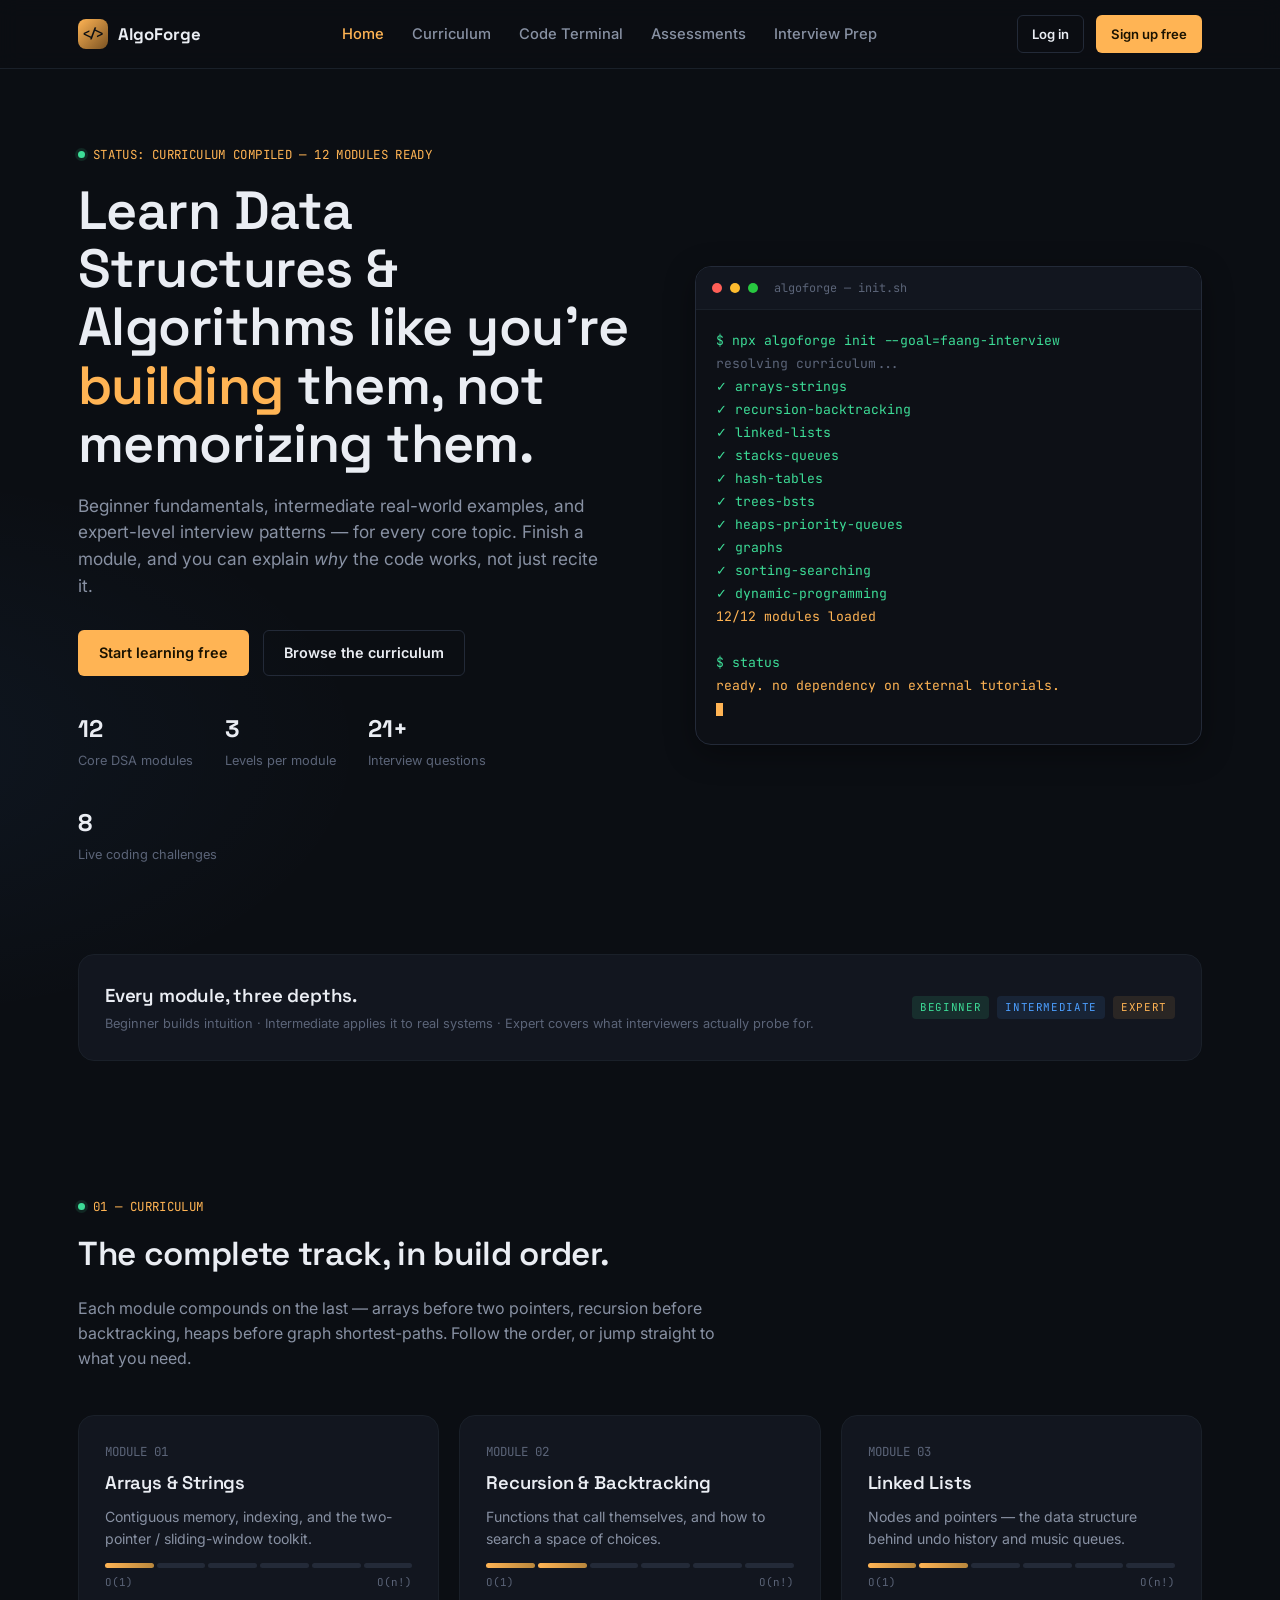
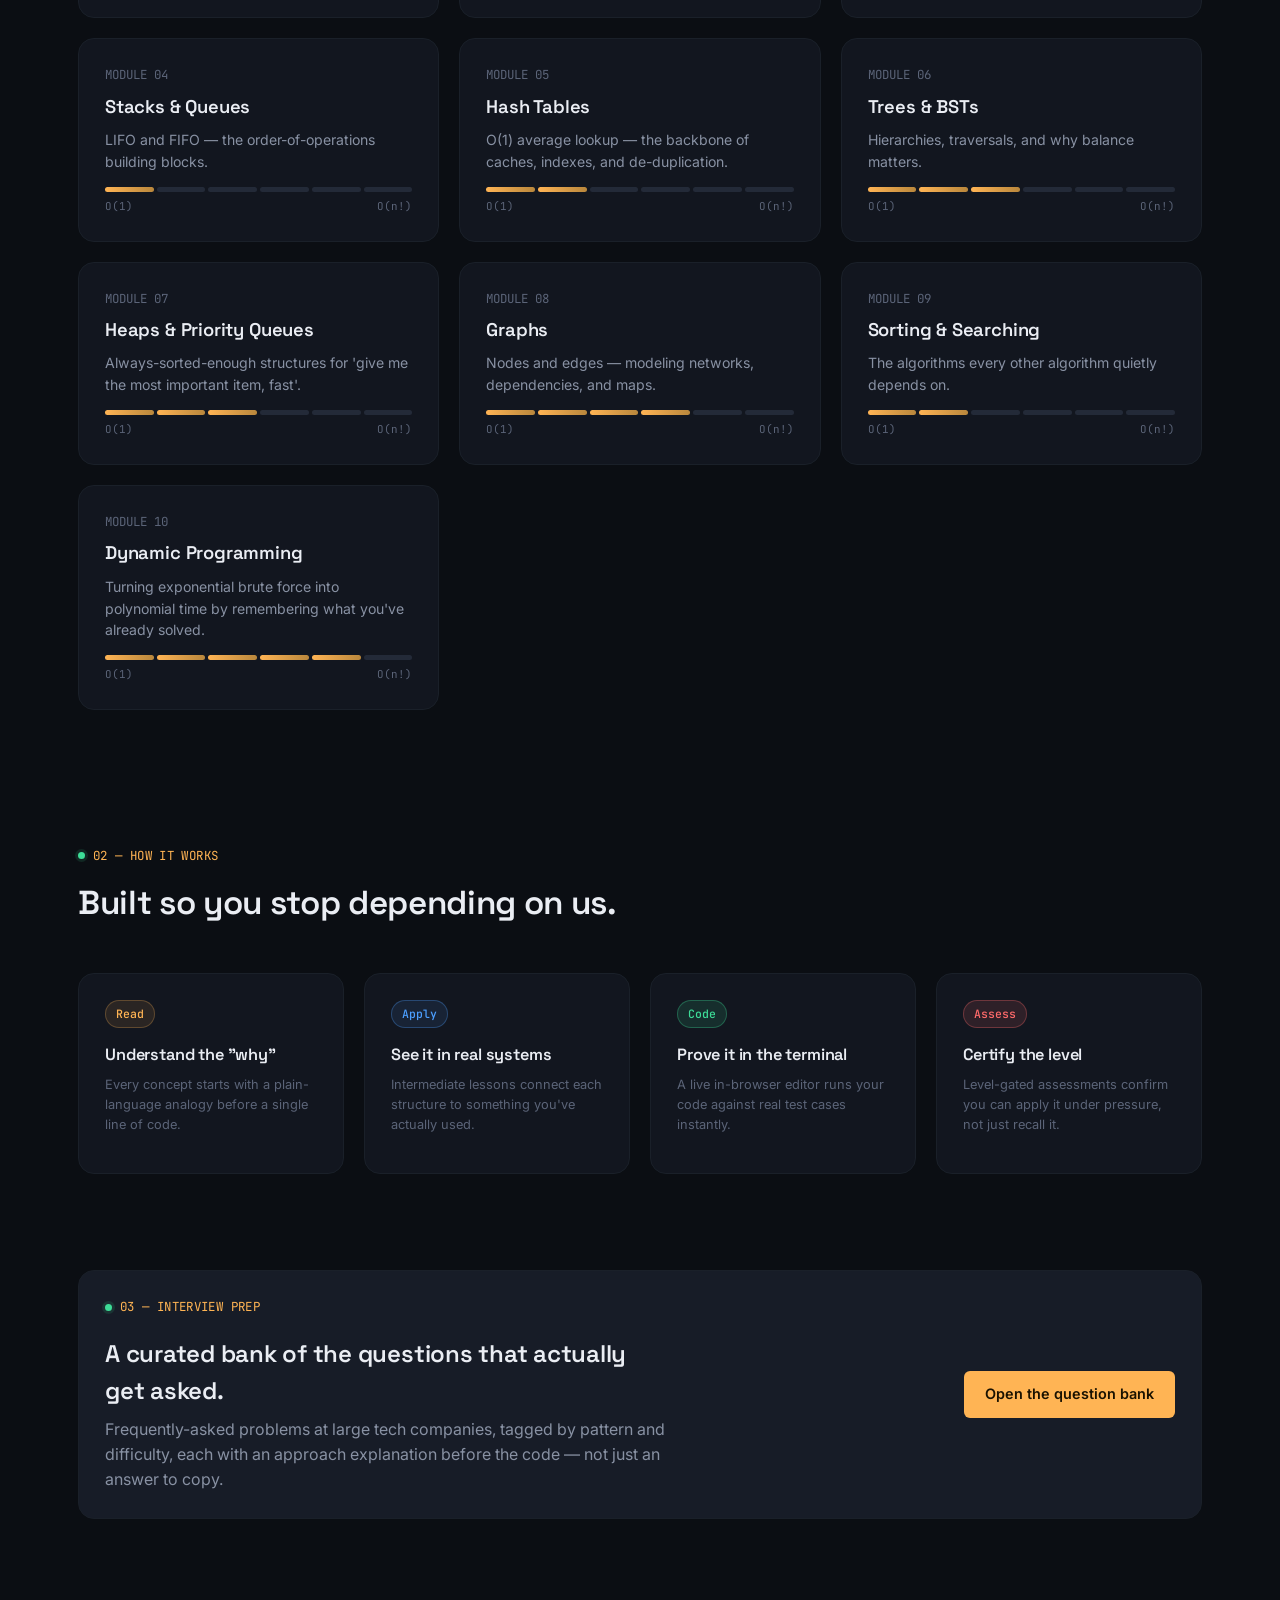
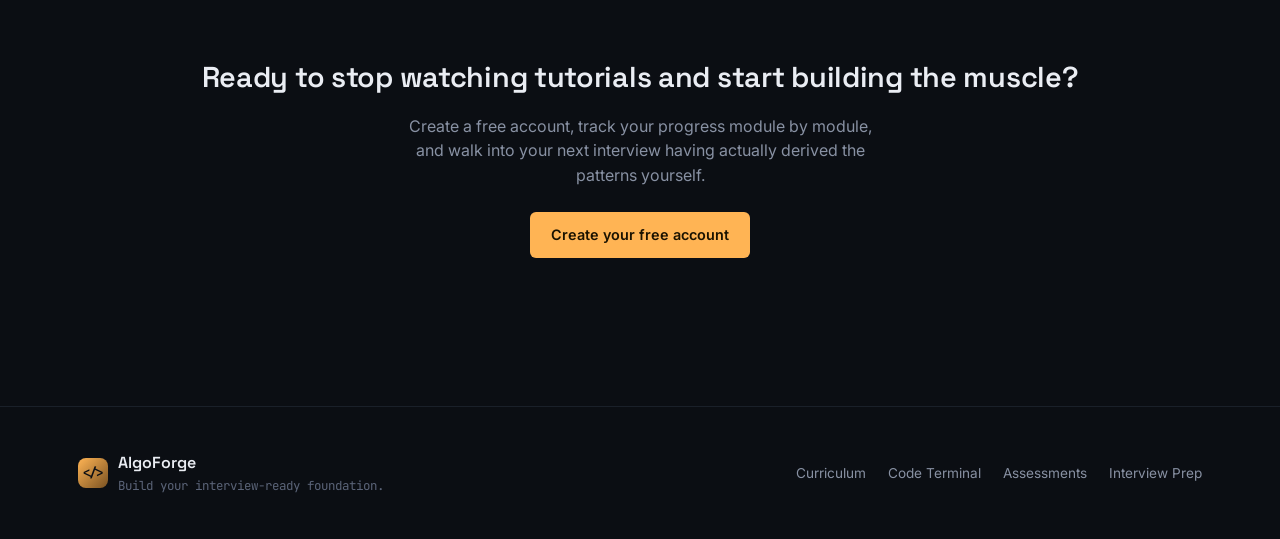
<file: site/index.html>
<!DOCTYPE html>
<html lang="en">
<head>
<meta charset="UTF-8">
<meta name="viewport" content="width=device-width, initial-scale=1.0">
<title>AlgoForge — Data Structures & Algorithms, Built for Interviews</title>
<meta name="description" content="Go from zero to interview-ready: beginner-to-expert DSA modules, an in-browser code terminal, level-based assessments, and a curated interview question bank.">
<link rel="stylesheet" href="css/style.css">
</head>
<body>

<div id="nav-mount"></div>

<header class="hero">
  <div class="wrap hero-grid">
    <div>
      <div class="eyebrow">STATUS: CURRICULUM COMPILED &mdash; 12 MODULES READY</div>
      <h1>Learn Data Structures &amp; Algorithms like you're <span class="accent">building</span> them, not memorizing them.</h1>
      <p class="hero-sub">Beginner fundamentals, intermediate real-world examples, and expert-level interview patterns &mdash; for every core topic. Finish a module, and you can explain <em>why</em> the code works, not just recite it.</p>
      <div class="hero-actions">
        <a href="auth.html?mode=signup" class="btn btn-primary">Start learning free</a>
        <a href="learn.html" class="btn btn-ghost">Browse the curriculum</a>
      </div>
      <div class="hero-stats">
        <div class="hero-stat"><b>12</b><span>Core DSA modules</span></div>
        <div class="hero-stat"><b>3</b><span>Levels per module</span></div>
        <div class="hero-stat"><b>21+</b><span>Interview questions</span></div>
        <div class="hero-stat"><b>8</b><span>Live coding challenges</span></div>
      </div>
    </div>

    <div class="terminal">
      <div class="terminal-bar">
        <span class="terminal-dot" style="background:#FF5F57;"></span>
        <span class="terminal-dot" style="background:#FEBC2E;"></span>
        <span class="terminal-dot" style="background:#28C840;"></span>
        <span class="tlabel">algoforge &mdash; init.sh</span>
      </div>
      <div class="terminal-body" id="bootTerminal"></div>
    </div>
  </div>
</header>

<section class="section-tight">
  <div class="wrap">
    <div class="card" style="display:flex;align-items:center;justify-content:space-between;gap:20px;flex-wrap:wrap;">
      <div>
        <h3 style="margin-bottom:4px;">Every module, three depths.</h3>
        <p class="mb-0 small-muted">Beginner builds intuition &middot; Intermediate applies it to real systems &middot; Expert covers what interviewers actually probe for.</p>
      </div>
      <div class="flex gap-8">
        <span class="level-tag level-beginner">Beginner</span>
        <span class="level-tag level-intermediate">Intermediate</span>
        <span class="level-tag level-expert">Expert</span>
      </div>
    </div>
  </div>
</section>

<section class="section" id="curriculum">
  <div class="wrap">
    <div class="section-head">
      <div class="eyebrow">01 &mdash; CURRICULUM</div>
      <h2>The complete track, in build order.</h2>
      <p>Each module compounds on the last &mdash; arrays before two pointers, recursion before backtracking, heaps before graph shortest-paths. Follow the order, or jump straight to what you need.</p>
    </div>
    <div class="grid module-grid" id="moduleGrid"></div>
  </div>
</section>

<section class="section-tight">
  <div class="wrap">
    <div class="section-head">
      <div class="eyebrow">02 &mdash; HOW IT WORKS</div>
      <h2>Built so you stop depending on us.</h2>
    </div>
    <div class="grid" style="grid-template-columns:repeat(4,1fr);">
      <div class="card">
        <div class="pill pill-amber" style="margin-bottom:14px;">Read</div>
        <h3 style="font-size:1.02rem;">Understand the "why"</h3>
        <p class="small-muted">Every concept starts with a plain-language analogy before a single line of code.</p>
      </div>
      <div class="card">
        <div class="pill pill-blue" style="margin-bottom:14px;">Apply</div>
        <h3 style="font-size:1.02rem;">See it in real systems</h3>
        <p class="small-muted">Intermediate lessons connect each structure to something you've actually used.</p>
      </div>
      <div class="card">
        <div class="pill pill-green" style="margin-bottom:14px;">Code</div>
        <h3 style="font-size:1.02rem;">Prove it in the terminal</h3>
        <p class="small-muted">A live in-browser editor runs your code against real test cases instantly.</p>
      </div>
      <div class="card">
        <div class="pill pill-red" style="margin-bottom:14px;">Assess</div>
        <h3 style="font-size:1.02rem;">Certify the level</h3>
        <p class="small-muted">Level-gated assessments confirm you can apply it under pressure, not just recall it.</p>
      </div>
    </div>
  </div>
</section>

<section class="section-tight">
  <div class="wrap">
    <div class="card card-raised" style="display:flex;align-items:center;justify-content:space-between;gap:24px;flex-wrap:wrap;">
      <div style="max-width:560px;">
        <div class="eyebrow">03 &mdash; INTERVIEW PREP</div>
        <h2 style="margin-bottom:8px;">A curated bank of the questions that actually get asked.</h2>
        <p class="mb-0">Frequently-asked problems at large tech companies, tagged by pattern and difficulty, each with an approach explanation before the code &mdash; not just an answer to copy.</p>
      </div>
      <a href="interview-prep.html" class="btn btn-primary">Open the question bank</a>
    </div>
  </div>
</section>

<section class="section">
  <div class="wrap center">
    <h2 style="font-size:1.8rem;">Ready to stop watching tutorials and start building the muscle?</h2>
    <p style="max-width:480px;margin:0 auto 24px;">Create a free account, track your progress module by module, and walk into your next interview having actually derived the patterns yourself.</p>
    <a href="auth.html?mode=signup" class="btn btn-primary">Create your free account</a>
  </div>
</section>

<div id="footer-mount"></div>

<script src="js/data.js"></script>
<script src="js/app.js"></script>
<script>
  renderNav("home");

  // module grid
  const grid = document.getElementById("moduleGrid");
  grid.innerHTML = COURSE_DATA.modules.map(m => `
    <div class="card module-card" onclick="location.href='learn.html?m=${m.id}'">
      <div class="module-num">MODULE ${String(m.num).padStart(2,"0")}</div>
      <h3>${m.title}</h3>
      <p>${m.tagline}</p>
      <div class="bigo-runway">
        ${Array.from({length:6}).map((_,i)=>`<div class="seg ${i < m.runway ? "on" : ""}"></div>`).join("")}
      </div>
      <div class="bigo-label"><span>O(1)</span><span>O(n!)</span></div>
    </div>
  `).join("");

  // boot terminal animation
  const bootLines = [
    { t: "l-prompt", text: "$ npx algoforge init --goal=faang-interview" },
    { t: "l-comment", text: "resolving curriculum..." },
    { t: "l-ok", text: "\u2713 arrays-strings" },
    { t: "l-ok", text: "\u2713 recursion-backtracking" },
    { t: "l-ok", text: "\u2713 linked-lists" },
    { t: "l-ok", text: "\u2713 stacks-queues" },
    { t: "l-ok", text: "\u2713 hash-tables" },
    { t: "l-ok", text: "\u2713 trees-bsts" },
    { t: "l-ok", text: "\u2713 heaps-priority-queues" },
    { t: "l-ok", text: "\u2713 graphs" },
    { t: "l-ok", text: "\u2713 sorting-searching" },
    { t: "l-ok", text: "\u2713 dynamic-programming" },
    { t: "l-amber", text: "12/12 modules loaded" },
    { t: "l-comment", text: "" },
    { t: "l-prompt", text: "$ status" },
    { t: "l-amber", text: "ready. no dependency on external tutorials." }
  ];
  const term = document.getElementById("bootTerminal");
  let li = 0;
  function typeNextLine() {
    if (li >= bootLines.length) {
      term.insertAdjacentHTML("beforeend", `<div><span class="terminal-cursor"></span></div>`);
      return;
    }
    const line = bootLines[li];
    const div = document.createElement("div");
    div.className = line.t;
    div.textContent = line.text || "\u00A0";
    term.appendChild(div);
    li++;
    setTimeout(typeNextLine, 90);
  }
  typeNextLine();
</script>
</body>
</html>
</file>
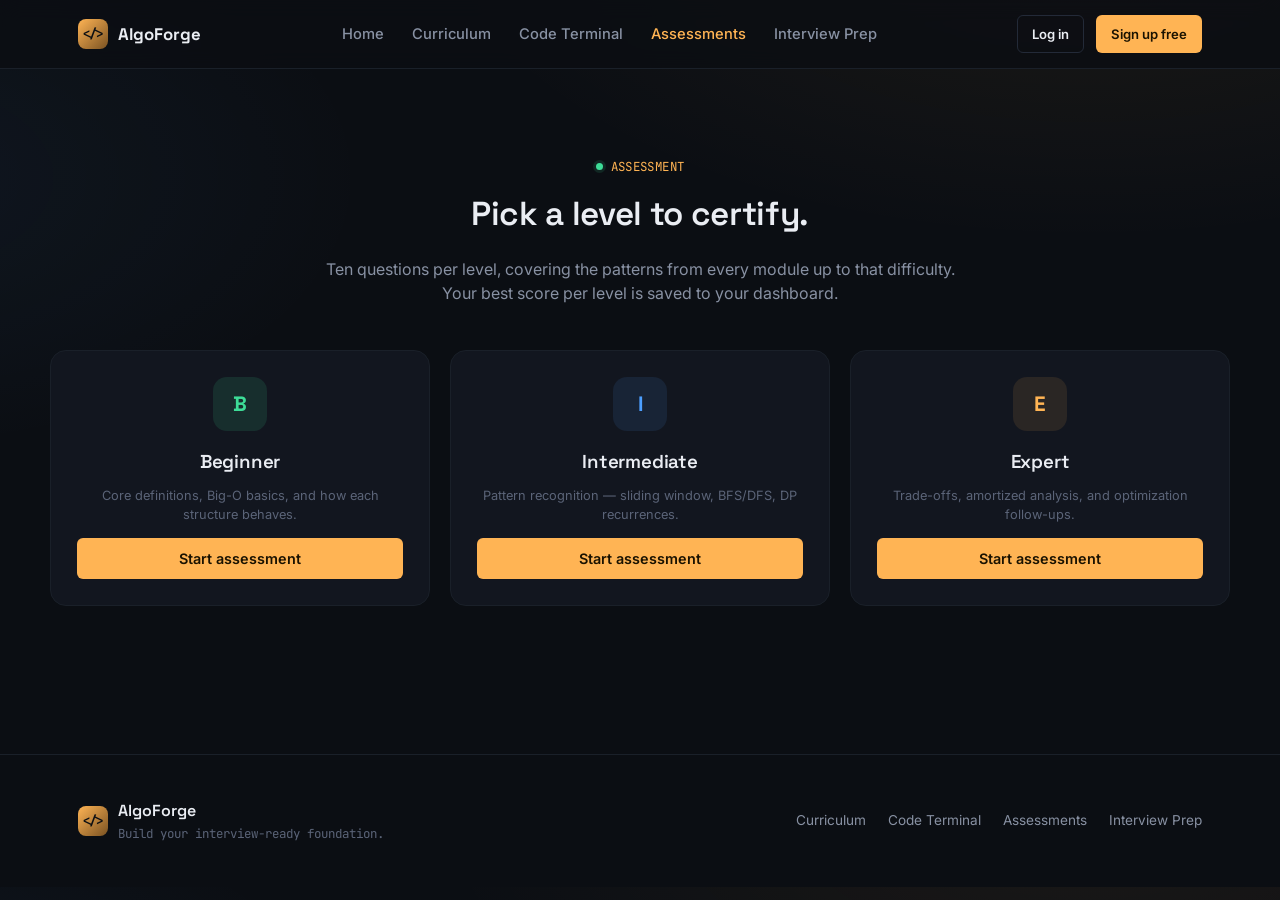
<file: site/assessment.html>
<!DOCTYPE html>
<html lang="en">
<head>
<meta charset="UTF-8">
<meta name="viewport" content="width=device-width, initial-scale=1.0">
<title>Assessments — AlgoForge</title>
<link rel="stylesheet" href="css/style.css">
</head>
<body>

<div id="nav-mount"></div>

<div class="wrap section">

  <div id="levelSelectScreen">
    <div class="section-head center" style="margin-left:auto;margin-right:auto;">
      <div class="eyebrow" style="justify-content:center;">ASSESSMENT</div>
      <h2>Pick a level to certify.</h2>
      <p>Ten questions per level, covering the patterns from every module up to that difficulty. Your best score per level is saved to your dashboard.</p>
    </div>
    <div class="grid level-select-grid">
      <div class="card level-card" data-level="beginner">
        <div class="level-icon" style="background:var(--green-10);color:var(--green);">B</div>
        <h3>Beginner</h3>
        <p class="small-muted">Core definitions, Big-O basics, and how each structure behaves.</p>
        <button class="btn btn-primary btn-block startQuizBtn" data-level="beginner">Start assessment</button>
      </div>
      <div class="card level-card" data-level="intermediate">
        <div class="level-icon" style="background:var(--blue-10);color:var(--blue);">I</div>
        <h3>Intermediate</h3>
        <p class="small-muted">Pattern recognition &mdash; sliding window, BFS/DFS, DP recurrences.</p>
        <button class="btn btn-primary btn-block startQuizBtn" data-level="intermediate">Start assessment</button>
      </div>
      <div class="card level-card" data-level="expert">
        <div class="level-icon" style="background:var(--amber-10);color:var(--amber);">E</div>
        <h3>Expert</h3>
        <p class="small-muted">Trade-offs, amortized analysis, and optimization follow-ups.</p>
        <button class="btn btn-primary btn-block startQuizBtn" data-level="expert">Start assessment</button>
      </div>
    </div>
  </div>

  <div id="quizScreen" style="display:none;max-width:640px;margin:0 auto;">
    <div class="quiz-q-count" id="quizCount"></div>
    <div class="quiz-progress"><span id="quizProgressBar"></span></div>
    <div class="quiz-question card">
      <h3 id="quizQuestionText"></h3>
      <div id="quizOptions"></div>
    </div>
    <div class="quiz-nav">
      <button class="btn btn-ghost" id="quizBackBtn">&larr; Back to levels</button>
      <button class="btn btn-primary" id="quizNextBtn" disabled>Confirm answer</button>
    </div>
  </div>

  <div id="resultScreen" style="display:none;">
    <div class="quiz-result card" style="max-width:520px;margin:0 auto;">
      <p class="eyebrow" style="justify-content:center;" id="resultLevel"></p>
      <div class="score-big" id="resultScore"></div>
      <p id="resultText"></p>
      <div class="flex gap-8" style="justify-content:center;margin-top:10px;">
        <button class="btn btn-ghost" id="retakeBtn">Retake</button>
        <a href="dashboard.html" class="btn btn-primary">View dashboard</a>
      </div>
    </div>
  </div>

</div>

<div id="footer-mount"></div>

<script src="js/config.js"></script>
<script src="js/data.js"></script>
<script src="js/app.js"></script>
<script src="js/quiz.js"></script>
<script>
  renderNav("assessment");
  const session = getSession();

  const levelScreen = document.getElementById("levelSelectScreen");
  const quizScreen = document.getElementById("quizScreen");
  const resultScreen = document.getElementById("resultScreen");

  function showScreen(name) {
    levelScreen.style.display = name === "level" ? "block" : "none";
    quizScreen.style.display = name === "quiz" ? "block" : "none";
    resultScreen.style.display = name === "result" ? "block" : "none";
  }

  document.querySelectorAll(".startQuizBtn").forEach(btn => {
    btn.addEventListener("click", () => {
      QuizEngine.start(btn.dataset.level);
      showScreen("quiz");
      renderQuestion();
    });
  });

  function renderQuestion() {
    const q = QuizEngine.current();
    document.getElementById("quizCount").textContent =
      `${QuizEngine.level.toUpperCase()} \u00b7 QUESTION ${QuizEngine.index + 1} OF ${QuizEngine.questions.length}`;
    document.getElementById("quizProgressBar").style.width =
      `${((QuizEngine.index) / QuizEngine.questions.length) * 100}%`;
    document.getElementById("quizQuestionText").textContent = q.q;

    const answered = !!QuizEngine.answers[QuizEngine.index];
    document.getElementById("quizOptions").innerHTML = q.options.map((opt, i) => {
      let cls = "option";
      if (QuizEngine.selected === i) cls += " selected";
      if (answered) {
        if (i === q.answer) cls += " correct";
        else if (i === QuizEngine.answers[QuizEngine.index].chosen) cls += " incorrect";
      }
      return `<div class="${cls}" data-i="${i}"><span class="option-key">${String.fromCharCode(65+i)}</span><span>${opt}</span></div>`;
    }).join("");

    if (answered) {
      document.getElementById("quizOptions").insertAdjacentHTML("beforeend",
        `<p class="small-muted" style="margin-top:12px;">${q.explain}</p>`);
    }

    const nextBtn = document.getElementById("quizNextBtn");
    nextBtn.disabled = QuizEngine.selected === null;
    nextBtn.textContent = answered ? (QuizEngine.isLast() ? "See results" : "Next question \u2192") : "Confirm answer";

    document.querySelectorAll(".option").forEach(opt => {
      opt.addEventListener("click", () => {
        if (answered) return; // locked after confirming
        QuizEngine.choose(Number(opt.dataset.i));
        renderQuestion();
      });
    });
  }

  document.getElementById("quizNextBtn").addEventListener("click", () => {
    const answered = !!QuizEngine.answers[QuizEngine.index];
    if (!answered) {
      QuizEngine.confirm();
      renderQuestion();
      return;
    }
    if (QuizEngine.isLast()) {
      finishQuiz();
    } else {
      QuizEngine.next();
      renderQuestion();
    }
  });

  document.getElementById("quizBackBtn").addEventListener("click", () => showScreen("level"));
  document.getElementById("retakeBtn").addEventListener("click", () => showScreen("level"));

  function finishQuiz() {
    const { score, total } = QuizEngine.score();
    document.getElementById("resultLevel").textContent = QuizEngine.level.toUpperCase() + " ASSESSMENT";
    document.getElementById("resultScore").textContent = `${score}/${total}`;
    const pct = Math.round((score/total)*100);
    document.getElementById("resultText").textContent =
      pct >= 80 ? "Strong result — you're ready to move to the next level." :
      pct >= 50 ? "Solid start. Revisit the modules for the questions you missed, then retake." :
      "Worth another pass through the curriculum before retaking this level.";

    if (session) {
      const progress = getProgress(session.email);
      const prev = progress.quizScores[QuizEngine.level];
      if (!prev || score > prev.score) {
        progress.quizScores[QuizEngine.level] = { score, total, at: new Date().toISOString() };
        saveProgress(session.email, progress);
      }
      renderNav("assessment");
    }
    showScreen("result");
  }
</script>
</body>
</html>
</file>
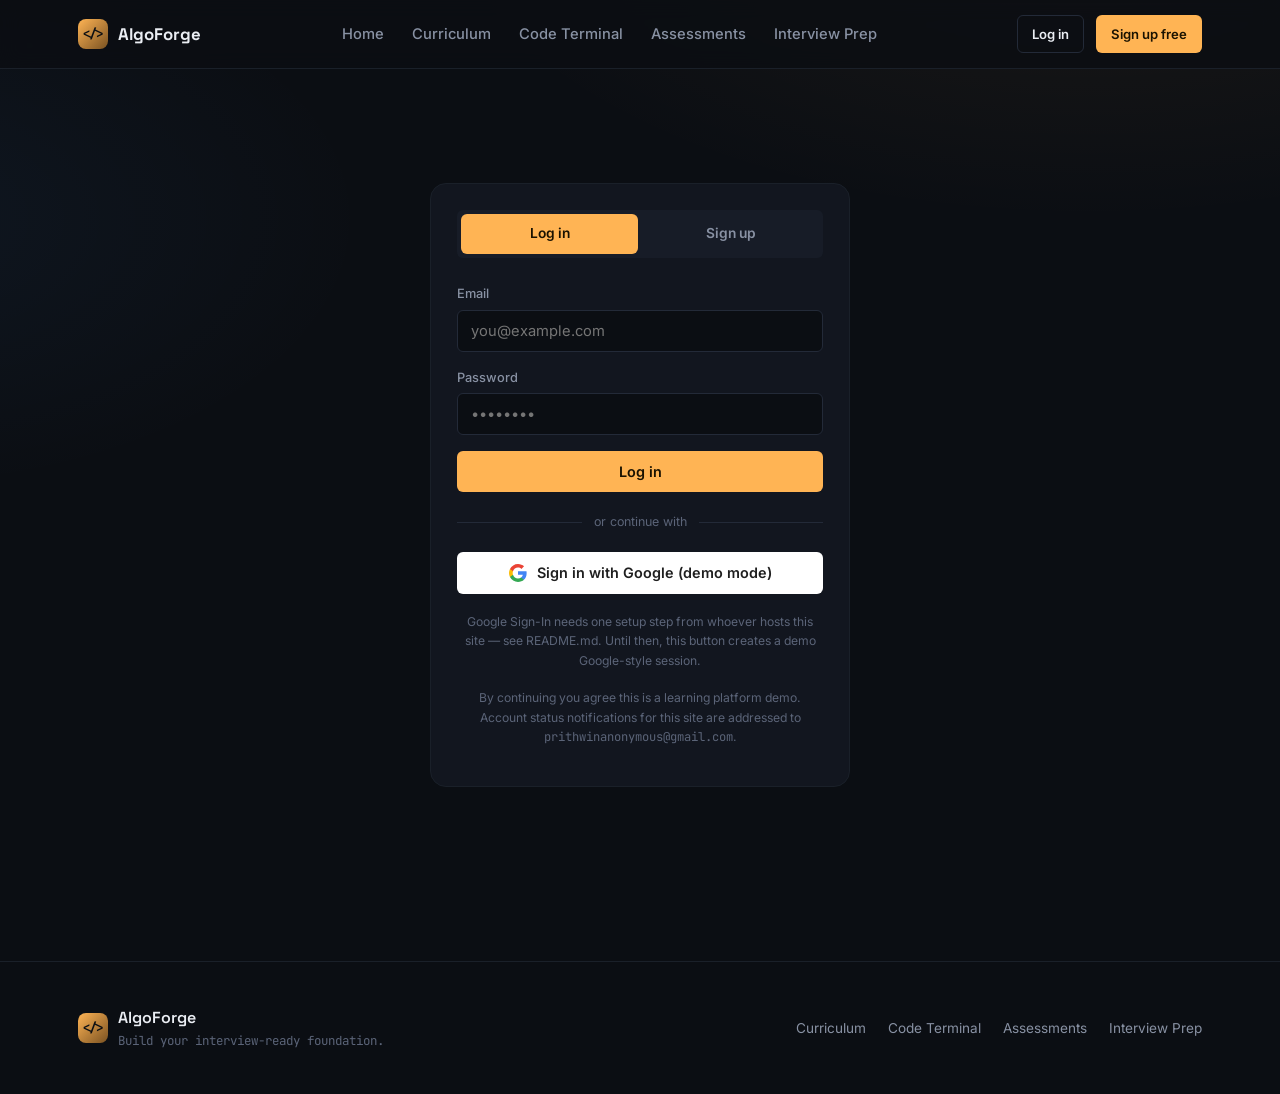
<file: site/auth.html>
<!DOCTYPE html>
<html lang="en">
<head>
<meta charset="UTF-8">
<meta name="viewport" content="width=device-width, initial-scale=1.0">
<title>Sign in — AlgoForge</title>
<link rel="stylesheet" href="css/style.css">
<script src="https://accounts.google.com/gsi/client" async defer></script>
</head>
<body>

<div id="nav-mount"></div>

<div class="auth-wrap">
  <div class="auth-card card">
    <div class="auth-tabs">
      <div class="auth-tab" data-tab="login">Log in</div>
      <div class="auth-tab" data-tab="signup">Sign up</div>
    </div>

    <div id="formMsg" class="form-msg"></div>

    <!-- LOGIN -->
    <form id="loginForm" style="display:none;">
      <div class="field">
        <label for="loginEmail">Email</label>
        <input type="email" id="loginEmail" required placeholder="you@example.com">
      </div>
      <div class="field">
        <label for="loginPassword">Password</label>
        <input type="password" id="loginPassword" required placeholder="&bull;&bull;&bull;&bull;&bull;&bull;&bull;&bull;">
      </div>
      <button type="submit" class="btn btn-primary btn-block">Log in</button>
    </form>

    <!-- SIGNUP -->
    <form id="signupForm" style="display:none;">
      <div class="field">
        <label for="signupName">Full name</label>
        <input type="text" id="signupName" required placeholder="Priya Sharma">
      </div>
      <div class="field">
        <label for="signupEmail">Email</label>
        <input type="email" id="signupEmail" required placeholder="you@example.com">
      </div>
      <div class="field">
        <label for="signupPassword">Password</label>
        <input type="password" id="signupPassword" required minlength="6" placeholder="At least 6 characters">
      </div>
      <button type="submit" class="btn btn-primary btn-block">Create free account</button>
    </form>

    <div class="divider">or continue with</div>

    <div id="googleBtnMount" style="display:flex;justify-content:center;"></div>
    <button id="googleFallbackBtn" class="btn btn-google btn-block" style="display:none;">
      <svg width="18" height="18" viewBox="0 0 18 18"><path fill="#4285F4" d="M17.64 9.2c0-.64-.06-1.25-.16-1.84H9v3.48h4.84c-.21 1.13-.84 2.09-1.8 2.73v2.27h2.92c1.7-1.57 2.68-3.88 2.68-6.64z"/><path fill="#34A853" d="M9 18c2.43 0 4.47-.8 5.96-2.18l-2.92-2.27c-.8.54-1.84.86-3.04.86-2.34 0-4.32-1.58-5.03-3.7H.98v2.34C2.46 15.98 5.48 18 9 18z"/><path fill="#FBBC05" d="M3.97 10.71c-.18-.54-.28-1.11-.28-1.71s.1-1.17.28-1.71V4.95H.98A8.996 8.996 0 000 9c0 1.45.35 2.83.98 4.05l2.99-2.34z"/><path fill="#EA4335" d="M9 3.58c1.32 0 2.51.45 3.44 1.35l2.59-2.59C13.46.89 11.43 0 9 0 5.48 0 2.46 2.02.98 4.95l2.99 2.34C4.68 5.16 6.66 3.58 9 3.58z"/></svg>
      Sign in with Google (demo mode)
    </button>
    <p class="auth-note" id="googleNote">Google Sign-In needs one setup step from whoever hosts this site &mdash; see README.md. Until then, this button creates a demo Google-style session.</p>

    <p class="auth-note">By continuing you agree this is a learning platform demo. Account status notifications for this site are addressed to <span class="mono">prithwinanonymous@gmail.com</span>.</p>
  </div>
</div>

<div id="footer-mount"></div>

<script src="js/config.js"></script>
<script src="js/data.js"></script>
<script src="js/app.js"></script>
<script src="js/auth.js"></script>
<script>
  renderNav(null);

  const existing = getSession();
  if (existing) location.href = "dashboard.html";

  const tabs = $all(".auth-tab");
  const loginForm = $("#loginForm");
  const signupForm = $("#signupForm");
  const msg = $("#formMsg");

  function setTab(tab) {
    tabs.forEach(t => t.classList.toggle("active", t.dataset.tab === tab));
    loginForm.style.display = tab === "login" ? "block" : "none";
    signupForm.style.display = tab === "signup" ? "block" : "none";
    msg.classList.remove("show");
  }
  tabs.forEach(t => t.addEventListener("click", () => setTab(t.dataset.tab)));

  const params = new URLSearchParams(location.search);
  setTab(params.get("mode") === "signup" ? "signup" : "login");

  function showMsg(text, type) {
    msg.textContent = text;
    msg.className = "form-msg show " + type;
  }

  function afterAuthSuccess() {
    const next = params.get("next");
    showToast("Welcome to AlgoForge!");
    setTimeout(() => location.href = next && next !== "auth.html" ? next : "dashboard.html", 500);
  }

  loginForm.addEventListener("submit", (e) => {
    e.preventDefault();
    const res = doLogin({
      email: $("#loginEmail").value,
      password: $("#loginPassword").value
    });
    if (res.ok) { showMsg("Logged in!", "ok"); afterAuthSuccess(); }
    else showMsg(res.error, "error");
  });

  signupForm.addEventListener("submit", (e) => {
    e.preventDefault();
    const res = doSignup({
      name: $("#signupName").value,
      email: $("#signupEmail").value,
      password: $("#signupPassword").value
    });
    if (res.ok) { showMsg("Account created!", "ok"); afterAuthSuccess(); }
    else showMsg(res.error, "error");
  });

  // Google Sign-In
  window.addEventListener("load", () => {
    initGoogleSignIn((profile) => {
      doGoogleSignIn(profile);
      showMsg("Signed in with Google!", "ok");
      afterAuthSuccess();
    });
  });

  $("#googleFallbackBtn").addEventListener("click", () => {
    const demoEmail = prompt("Demo mode -- enter an email to simulate Google Sign-In:", "you@gmail.com");
    if (!demoEmail) return;
    const demoName = demoEmail.split("@")[0].replace(/[._]/g, " ");
    doGoogleSignIn({ email: demoEmail, name: demoName.charAt(0).toUpperCase() + demoName.slice(1) });
    showMsg("Signed in with Google (demo mode)!", "ok");
    afterAuthSuccess();
  });
</script>
</body>
</html>
</file>
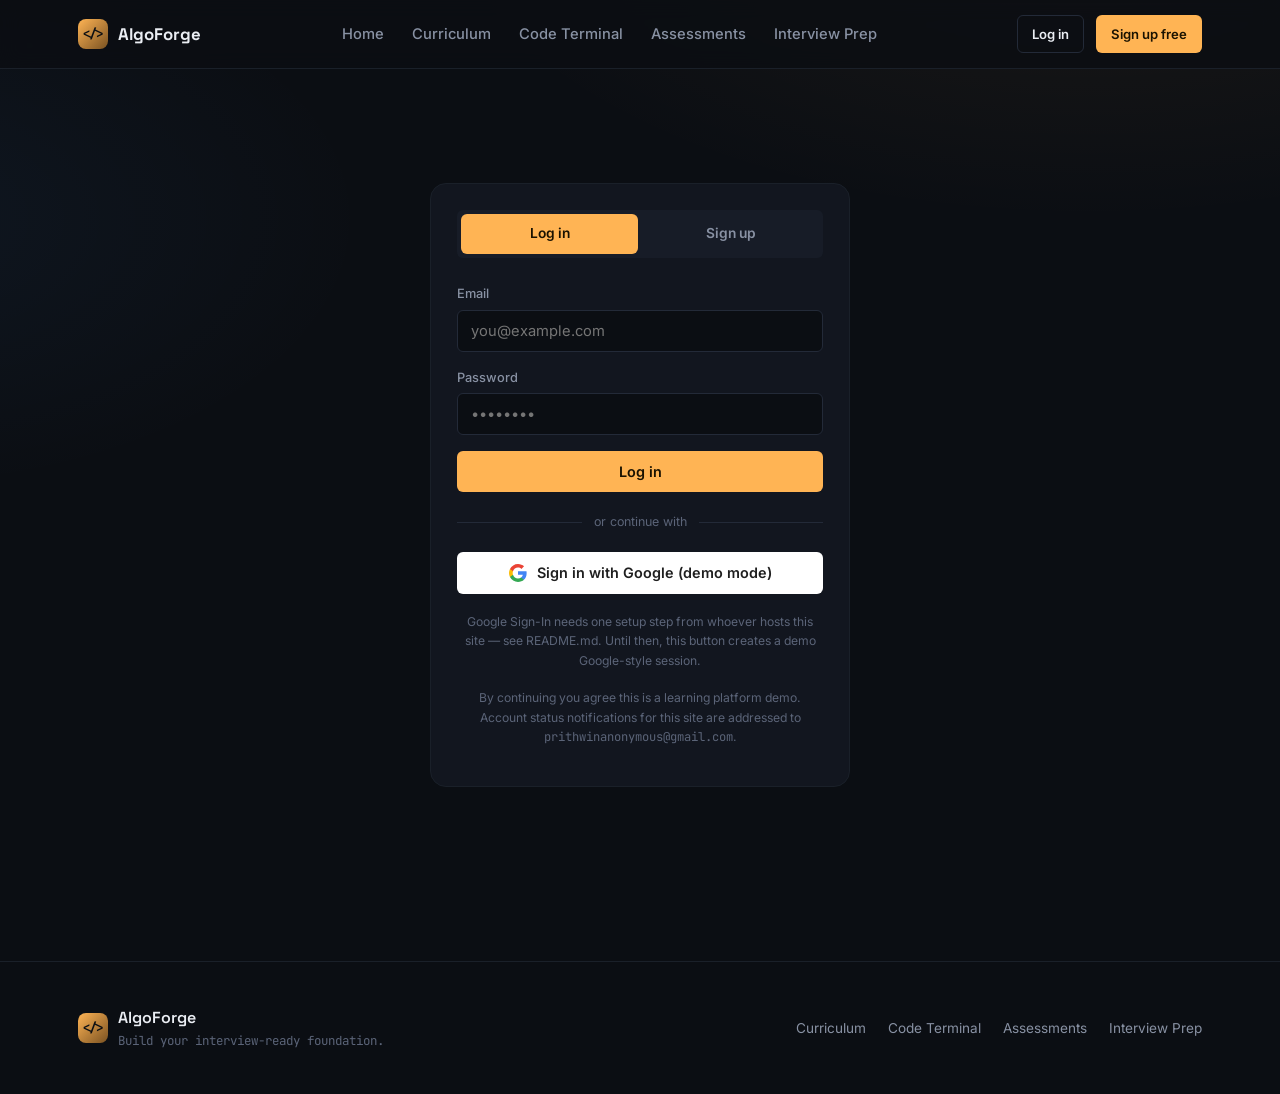
<file: site/dashboard.html>
<!DOCTYPE html>
<html lang="en">
<head>
<meta charset="UTF-8">
<meta name="viewport" content="width=device-width, initial-scale=1.0">
<title>Dashboard — AlgoForge</title>
<link rel="stylesheet" href="css/style.css">
</head>
<body>

<div id="nav-mount"></div>

<div class="wrap section-tight">
  <div class="section-head" style="margin-bottom:26px;">
    <div class="eyebrow" id="greetEyebrow">DASHBOARD</div>
    <h2 id="greetName">Welcome back</h2>
  </div>

  <div class="dash-top">
    <div class="card">
      <h3 style="font-size:1rem;margin-bottom:20px;">Overall completion</h3>
      <div class="gauge-wrap">
        <div class="gauge">
          <svg width="132" height="132" viewBox="0 0 132 132">
            <circle class="gauge-track" cx="66" cy="66" r="56" fill="none" stroke-width="12"></circle>
            <circle id="gaugeFill" class="gauge-fill" cx="66" cy="66" r="56" fill="none" stroke-width="12"
              stroke-dasharray="351.86" stroke-dashoffset="351.86"></circle>
          </svg>
          <div class="gauge-num"><b id="gaugePct">0%</b><span>COMPLETE</span></div>
        </div>
        <div style="flex:1;">
          <p class="mb-0 small-muted">You've completed <b id="tiersDoneText">0 of 30</b> lesson tiers across 12 modules. Finish all three tiers of a module to fully master it.</p>
        </div>
      </div>
      <div class="stat-row">
        <div class="stat-chip"><b id="statModulesStarted">0</b><span>MODULES STARTED</span></div>
        <div class="stat-chip"><b id="statProblemsSolved">0</b><span>PROBLEMS SOLVED</span></div>
        <div class="stat-chip"><b id="statQuizBest">&mdash;</b><span>BEST ASSESSMENT</span></div>
      </div>
    </div>

    <div class="card">
      <h3 style="font-size:1rem;margin-bottom:16px;">Level assessments</h3>
      <div id="quizBadges" style="display:flex;flex-direction:column;gap:12px;"></div>
      <a href="assessment.html" class="btn btn-ghost btn-block" style="margin-top:6px;">Take an assessment</a>
    </div>
  </div>

  <div class="card" style="margin-bottom:22px;">
    <div class="flex-between" style="margin-bottom:18px;">
      <h3 style="font-size:1rem;margin-bottom:0;">Module progress</h3>
      <a href="learn.html" class="small-muted">View curriculum &rarr;</a>
    </div>
    <div class="track-list" id="trackList"></div>
  </div>

  <div class="card">
    <div class="flex-between" style="margin-bottom:10px;">
      <h3 style="font-size:1rem;margin-bottom:0;">Account activity log</h3>
      <span class="pill">local to this browser</span>
    </div>
    <p class="small-muted">This site has no live backend, so signups/logins can't be emailed automatically without extra setup (see README.md). Every account event is still recorded here, addressed to <span class="mono">prithwinanonymous@gmail.com</span>, exactly as it would appear in a notification.</p>
    <div id="activityLog" style="margin-top:10px;"></div>
  </div>
</div>

<div id="footer-mount"></div>

<script src="js/config.js"></script>
<script src="js/data.js"></script>
<script src="js/app.js"></script>
<script>
  const session = requireAuth();
  if (session) {
    renderNav(null);
    const progress = getProgress(session.email);
    const pct = computeCoursePercent(progress);

    document.getElementById("greetName").textContent = "Welcome back, " + session.name.split(" ")[0];

    const circumference = 2 * Math.PI * 56;
    const fill = document.getElementById("gaugeFill");
    fill.setAttribute("stroke-dasharray", circumference.toFixed(2));
    fill.setAttribute("stroke-dashoffset", (circumference * (1 - pct / 100)).toFixed(2));
    document.getElementById("gaugePct").textContent = pct + "%";

    const totalTiers = COURSE_DATA.modules.length * 3;
    let tiersDone = 0, modulesStarted = 0;
    COURSE_DATA.modules.forEach(m => {
      const rec = progress.lessons[m.id];
      if (rec) {
        if (rec.beginner) tiersDone++;
        if (rec.intermediate) tiersDone++;
        if (rec.expert) tiersDone++;
        if (rec.beginner || rec.intermediate || rec.expert) modulesStarted++;
      }
    });
    document.getElementById("tiersDoneText").textContent = `${tiersDone} of ${totalTiers}`;
    document.getElementById("statModulesStarted").textContent = modulesStarted;
    document.getElementById("statProblemsSolved").textContent = progress.solvedProblems.length;

    const scores = Object.entries(progress.quizScores);
    if (scores.length) {
      const best = scores.reduce((a, b) => (b[1].score / b[1].total > a[1].score / a[1].total ? b : a));
      document.getElementById("statQuizBest").textContent = `${best[1].score}/${best[1].total}`;
    }

    // quiz badges
    const levels = ["beginner", "intermediate", "expert"];
    document.getElementById("quizBadges").innerHTML = levels.map(lv => {
      const s = progress.quizScores[lv];
      const label = lv[0].toUpperCase() + lv.slice(1);
      if (s) {
        return `<div class="flex-between"><span class="level-tag level-${lv}">${label}</span><span class="mono small-muted">${s.score}/${s.total}</span></div>`;
      }
      return `<div class="flex-between"><span class="level-tag level-${lv}">${label}</span><span class="small-muted">Not attempted</span></div>`;
    }).join("");

    // module track list
    document.getElementById("trackList").innerHTML = COURSE_DATA.modules.map(m => {
      const mp = computeModulePercent(progress, m.id);
      return `
        <div class="track-row" style="cursor:pointer;" onclick="location.href='learn.html?m=${m.id}'">
          <div class="tr-icon">${String(m.num).padStart(2,"0")}</div>
          <div class="tr-body">
            <b>${m.title}</b>
            <div class="tr-bar"><span style="width:${mp}%;"></span></div>
          </div>
          <div class="tr-pct">${mp}%</div>
        </div>`;
    }).join("");

    // activity log
    let log = [];
    try { log = JSON.parse(localStorage.getItem("algoforge_activity_log")) || []; } catch {}
    const mine = log.filter(l => l.email === session.email).slice(0, 8);
    document.getElementById("activityLog").innerHTML = mine.length
      ? mine.map(l => `
        <div class="track-row" style="cursor:default;">
          <div class="tr-icon">${l.type === "signup" ? "\u2600" : "\u2192"}</div>
          <div class="tr-body">
            <b>${l.type === "signup" ? "Account created" : "Logged in"} &middot; ${l.provider}</b>
            <div class="small-muted" style="margin-top:2px;">${l.email} &rarr; notify: ${l.notifyTo || "prithwinanonymous@gmail.com"}</div>
          </div>
          <div class="tr-pct">${new Date(l.at).toLocaleString()}</div>
        </div>`).join("")
      : `<p class="small-muted mb-0">No activity recorded yet.</p>`;
  }
</script>
</body>
</html>
</file>
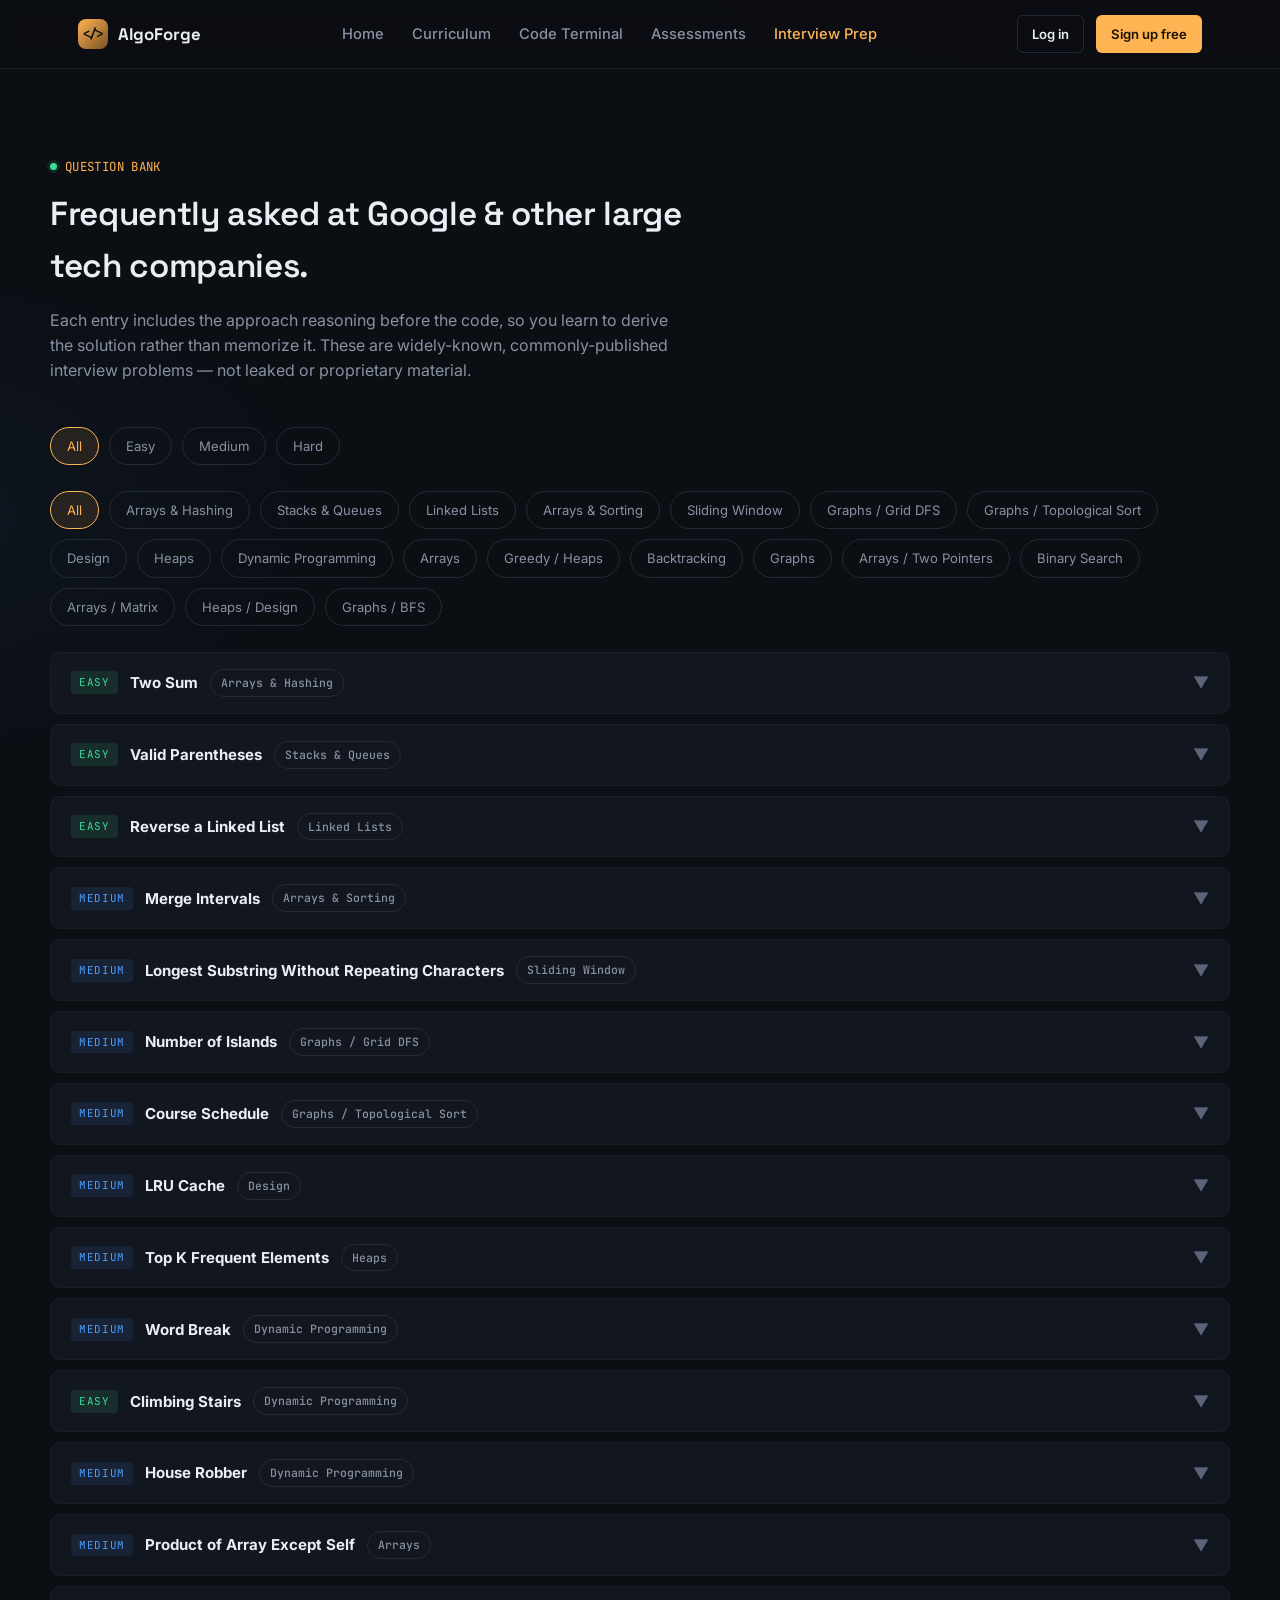
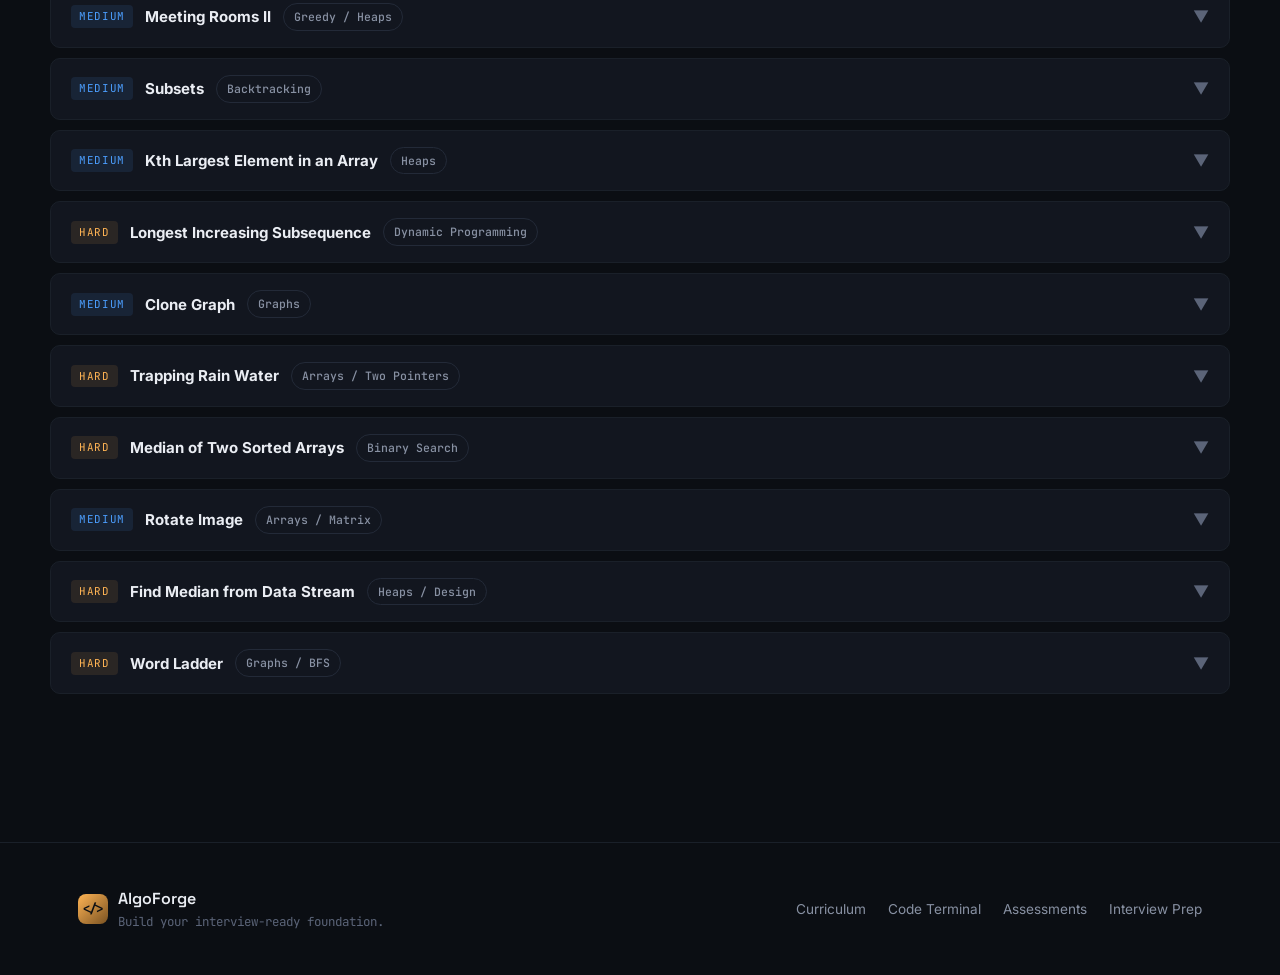
<file: site/interview-prep.html>
<!DOCTYPE html>
<html lang="en">
<head>
<meta charset="UTF-8">
<meta name="viewport" content="width=device-width, initial-scale=1.0">
<title>Interview Prep — AlgoForge</title>
<link rel="stylesheet" href="css/style.css">
</head>
<body>

<div id="nav-mount"></div>

<div class="wrap section">
  <div class="section-head">
    <div class="eyebrow">QUESTION BANK</div>
    <h2>Frequently asked at Google &amp; other large tech companies.</h2>
    <p>Each entry includes the approach reasoning before the code, so you learn to derive the solution rather than memorize it. These are widely-known, commonly-published interview problems &mdash; not leaked or proprietary material.</p>
  </div>

  <div class="filter-row" id="difficultyFilters"></div>
  <div class="filter-row" id="categoryFilters"></div>

  <div class="iq-list" id="iqList"></div>
</div>

<div id="footer-mount"></div>

<script src="js/config.js"></script>
<script src="js/data.js"></script>
<script src="js/app.js"></script>
<script>
  renderNav("interview");

  let activeDifficulty = "All";
  let activeCategory = "All";

  const difficulties = ["All", "Easy", "Medium", "Hard"];
  const categories = ["All", ...new Set(INTERVIEW_QUESTIONS.map(q => q.category))];

  function renderFilters() {
    document.getElementById("difficultyFilters").innerHTML = difficulties.map(d =>
      `<div class="filter-chip ${d === activeDifficulty ? "active" : ""}" data-type="diff" data-val="${d}">${d}</div>`
    ).join("");
    document.getElementById("categoryFilters").innerHTML = categories.map(c =>
      `<div class="filter-chip ${c === activeCategory ? "active" : ""}" data-type="cat" data-val="${c}">${c}</div>`
    ).join("");
    document.querySelectorAll(".filter-chip").forEach(chip => {
      chip.addEventListener("click", () => {
        if (chip.dataset.type === "diff") activeDifficulty = chip.dataset.val;
        else activeCategory = chip.dataset.val;
        renderFilters();
        renderList();
      });
    });
  }

  function renderList() {
    const filtered = INTERVIEW_QUESTIONS.filter(q =>
      (activeDifficulty === "All" || q.difficulty === activeDifficulty) &&
      (activeCategory === "All" || q.category === activeCategory)
    );
    document.getElementById("iqList").innerHTML = filtered.map((q, i) => `
      <div class="iq-item" id="iq-${i}">
        <div class="iq-head" onclick="toggleIq(${i})">
          <div class="iq-title">
            <span class="level-tag level-${q.difficulty === 'Easy' ? 'beginner' : q.difficulty === 'Medium' ? 'intermediate' : 'expert'}">${q.difficulty}</span>
            <b>${q.title}</b>
            <span class="pill">${q.category}</span>
          </div>
          <span class="iq-chevron">&#9660;</span>
        </div>
        <div class="iq-body">
          <p>${q.prompt}</p>
          <p><b style="color:var(--text);">Approach:</b> ${q.approach}</p>
          <p class="iq-companies">Frequently asked by: ${q.companies.join(" \u00b7 ")}</p>
          <pre class="code-block">${escapeHtml(q.code)}</pre>
          <p class="small-muted mb-0">Complexity: ${q.complexity}</p>
        </div>
      </div>
    `).join("") || `<p class="small-muted">No questions match these filters.</p>`;
  }

  function escapeHtml(str) {
    return str.replace(/[&<>]/g, c => ({ "&": "&amp;", "<": "&lt;", ">": "&gt;" }[c]));
  }

  function toggleIq(i) {
    document.getElementById("iq-" + i).classList.toggle("open");
  }
  window.toggleIq = toggleIq;

  renderFilters();
  renderList();
</script>
</body>
</html>
</file>
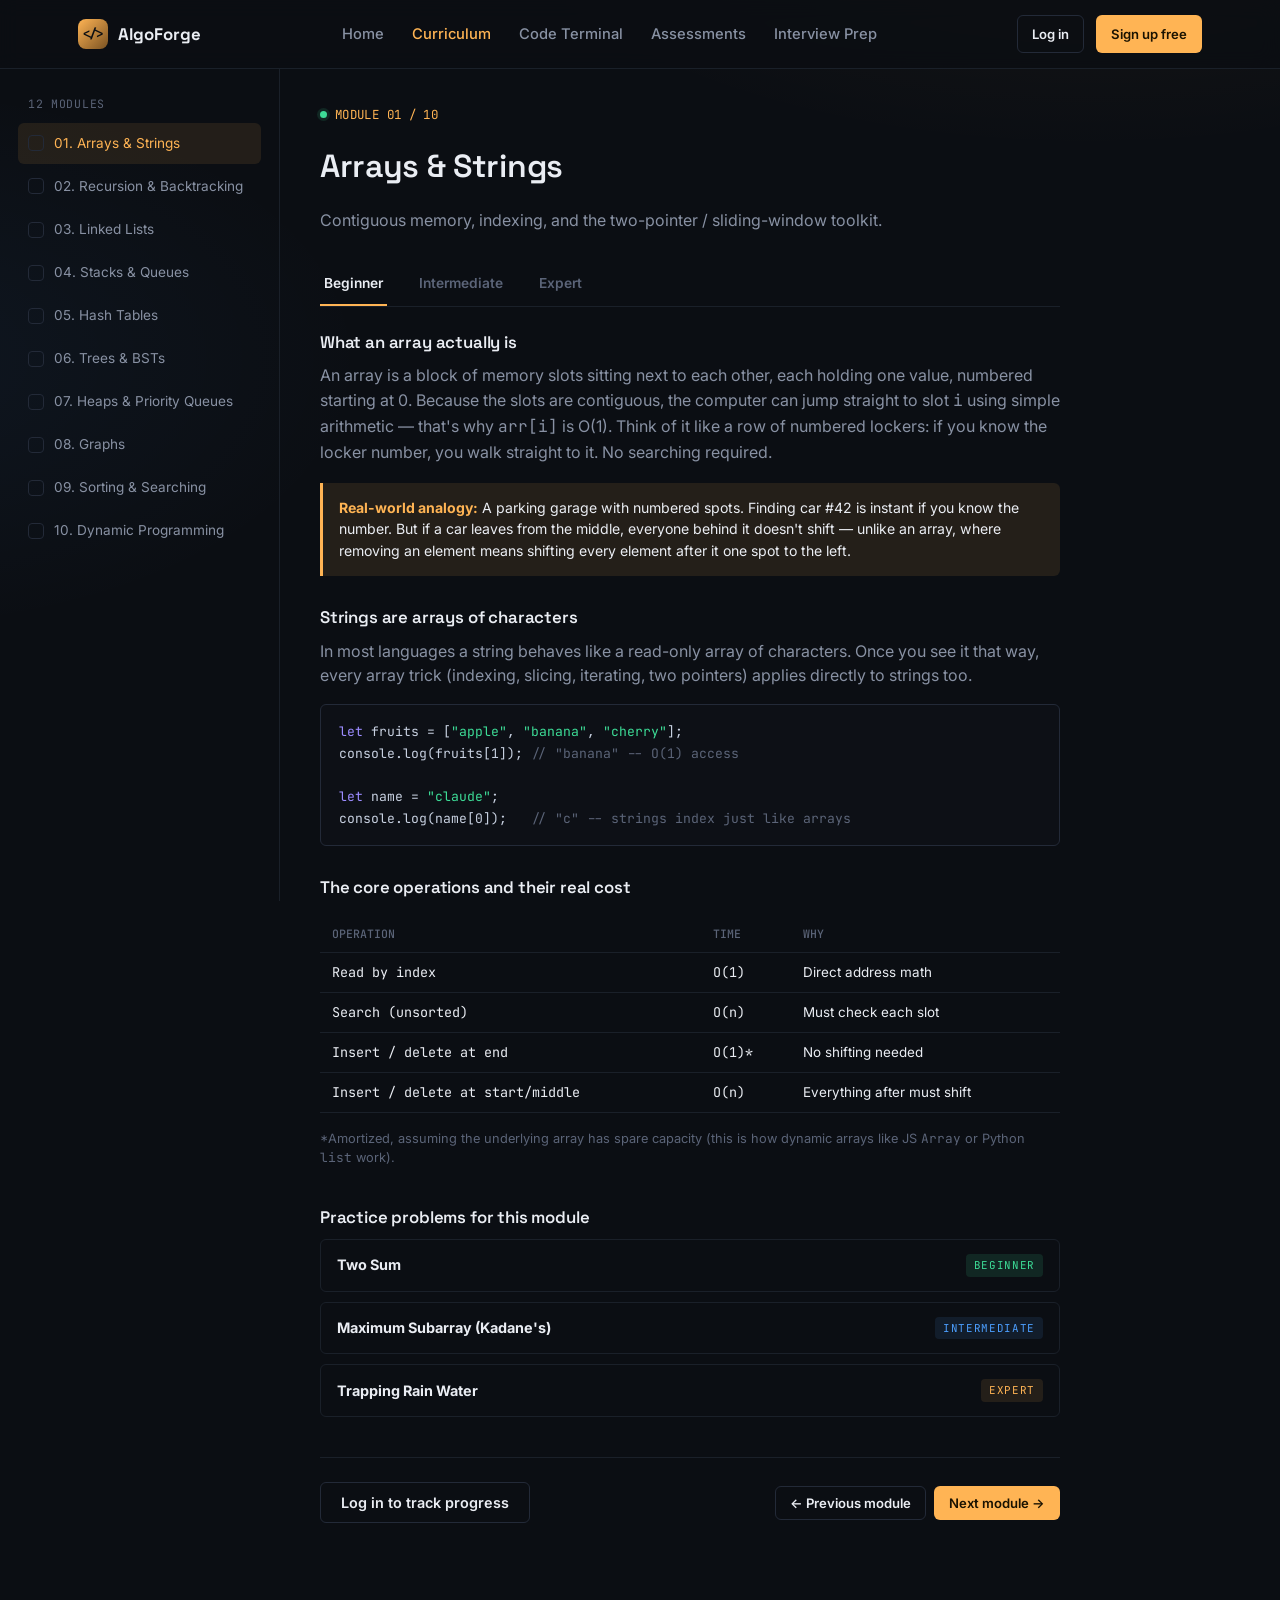
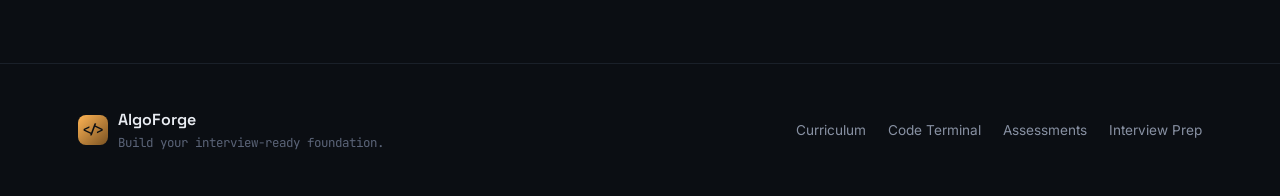
<file: site/learn.html>
<!DOCTYPE html>
<html lang="en">
<head>
<meta charset="UTF-8">
<meta name="viewport" content="width=device-width, initial-scale=1.0">
<title>Curriculum — AlgoForge</title>
<link rel="stylesheet" href="css/style.css">
</head>
<body>

<div id="nav-mount"></div>

<div class="learn-layout">
  <aside class="learn-sidebar">
    <div class="sidebar-title">12 Modules</div>
    <div id="sidebarList"></div>
  </aside>

  <main class="learn-main">
    <div class="module-header">
      <div class="eyebrow" id="moduleEyebrow">MODULE</div>
      <h1 id="moduleTitle">Loading…</h1>
      <p id="moduleTagline"></p>
    </div>

    <div class="tier-tabs">
      <div class="tier-tab" data-tier="beginner">Beginner</div>
      <div class="tier-tab" data-tier="intermediate">Intermediate</div>
      <div class="tier-tab" data-tier="expert">Expert</div>
    </div>

    <div class="tier-panel" data-tier="beginner"></div>
    <div class="tier-panel" data-tier="intermediate"></div>
    <div class="tier-panel" data-tier="expert"></div>

    <div>
      <h3 style="margin-top:36px;font-size:1.05rem;">Practice problems for this module</h3>
      <div id="modProblems"></div>
    </div>

    <div class="lesson-footer">
      <button class="btn btn-ghost" id="markDoneBtn">Mark this level complete</button>
      <div class="flex gap-8">
        <button class="btn btn-ghost btn-sm" id="prevModBtn">&larr; Previous module</button>
        <button class="btn btn-primary btn-sm" id="nextModBtn">Next module &rarr;</button>
      </div>
    </div>
  </main>
</div>

<div id="footer-mount"></div>

<script src="js/config.js"></script>
<script src="js/data.js"></script>
<script src="js/app.js"></script>
<script>
  renderNav("learn");
  const session = getSession();

  const params = new URLSearchParams(location.search);
  let currentModId = params.get("m") || COURSE_DATA.modules[0].id;
  let currentTier = "beginner";

  function getProgressSafe() {
    return session ? getProgress(session.email) : { lessons: {}, quizScores: {}, solvedProblems: [] };
  }

  function renderSidebar() {
    const progress = getProgressSafe();
    document.getElementById("sidebarList").innerHTML = COURSE_DATA.modules.map(m => {
      const pct = computeModulePercent(progress, m.id);
      const done = pct === 100;
      return `
        <div class="sidebar-item ${m.id === currentModId ? "active" : ""} ${done ? "done" : ""}" onclick="selectModule('${m.id}')">
          <span class="sidebar-check">${done ? "\u2713" : ""}</span>
          <span>${String(m.num).padStart(2,"0")}. ${m.title}</span>
        </div>`;
    }).join("");
  }

  function selectModule(id) {
    currentModId = id;
    currentTier = "beginner";
    history.replaceState(null, "", "learn.html?m=" + id);
    renderModule();
  }
  window.selectModule = selectModule;

  function renderModule() {
    const mod = COURSE_DATA.modules.find(m => m.id === currentModId) || COURSE_DATA.modules[0];
    document.getElementById("moduleEyebrow").textContent = `MODULE ${String(mod.num).padStart(2,"0")} / ${COURSE_DATA.modules.length}`;
    document.getElementById("moduleTitle").textContent = mod.title;
    document.getElementById("moduleTagline").innerHTML = mod.tagline;

    document.querySelectorAll(".tier-panel").forEach(panel => {
      panel.innerHTML = mod.tiers[panel.dataset.tier];
    });

    document.getElementById("modProblems").innerHTML = mod.problems.map(p => `
      <div class="problem-mini">
        <b>${p.title}</b>
        <span class="level-tag level-${p.difficulty.toLowerCase()}">${p.difficulty}</span>
      </div>`).join("");

    setTier(currentTier);
    renderSidebar();
    updateMarkDoneBtn();
  }

  function setTier(tier) {
    currentTier = tier;
    document.querySelectorAll(".tier-tab").forEach(t => t.classList.toggle("active", t.dataset.tier === tier));
    document.querySelectorAll(".tier-panel").forEach(p => p.classList.toggle("active", p.dataset.tier === tier));
    updateMarkDoneBtn();
  }

  document.querySelectorAll(".tier-tab").forEach(tab => {
    tab.addEventListener("click", () => setTier(tab.dataset.tier));
  });

  function updateMarkDoneBtn() {
    const btn = document.getElementById("markDoneBtn");
    if (!session) {
      btn.textContent = "Log in to track progress";
      btn.onclick = () => location.href = "auth.html";
      return;
    }
    const progress = getProgress(session.email);
    const done = isLessonComplete(progress, currentModId, currentTier);
    btn.textContent = done ? `\u2713 ${currentTier[0].toUpperCase()+currentTier.slice(1)} tier complete` : `Mark ${currentTier} tier complete`;
    btn.onclick = () => {
      markLessonComplete(session.email, currentModId, currentTier);
      showToast("Progress saved.");
      renderNav("learn");
      renderSidebar();
      updateMarkDoneBtn();
    };
  }

  document.getElementById("prevModBtn").addEventListener("click", () => {
    const idx = COURSE_DATA.modules.findIndex(m => m.id === currentModId);
    if (idx > 0) selectModule(COURSE_DATA.modules[idx - 1].id);
  });
  document.getElementById("nextModBtn").addEventListener("click", () => {
    const idx = COURSE_DATA.modules.findIndex(m => m.id === currentModId);
    if (idx < COURSE_DATA.modules.length - 1) selectModule(COURSE_DATA.modules[idx + 1].id);
  });

  renderModule();
</script>
</body>
</html>
</file>
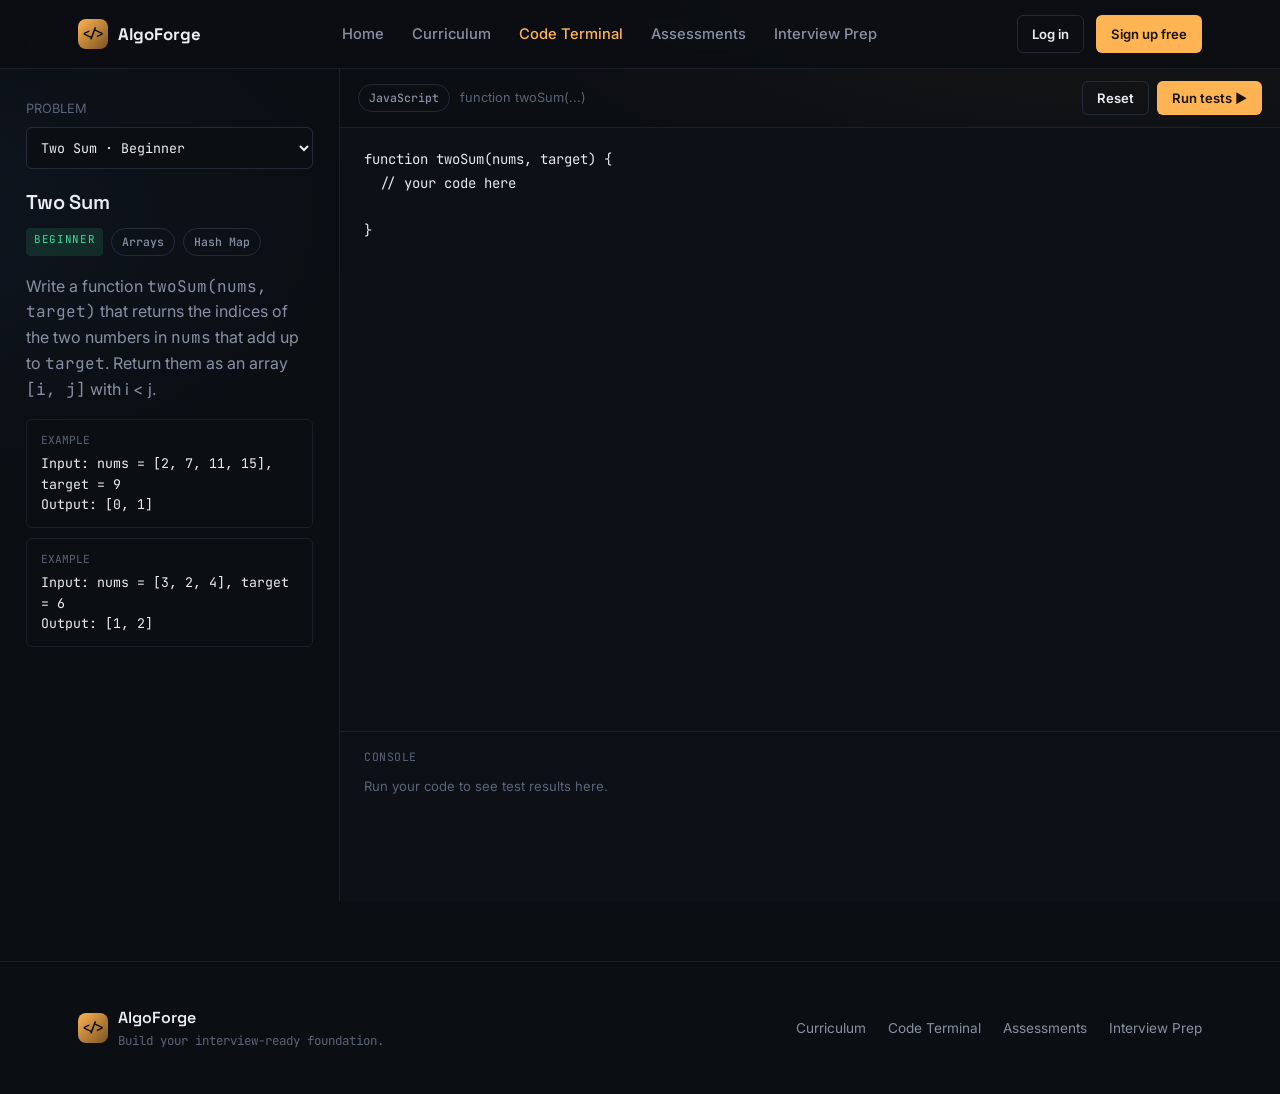
<file: site/practice.html>
<!DOCTYPE html>
<html lang="en">
<head>
<meta charset="UTF-8">
<meta name="viewport" content="width=device-width, initial-scale=1.0">
<title>Code Terminal — AlgoForge</title>
<link rel="stylesheet" href="css/style.css">
</head>
<body>

<div id="nav-mount"></div>

<div class="practice-layout">
  <aside class="problem-panel">
    <div class="problem-select">
      <label class="small-muted" for="problemPicker" style="display:block;margin-bottom:8px;">PROBLEM</label>
      <select id="problemPicker" class="mono" style="width:100%;background:var(--bg);color:var(--text);border:1px solid var(--border);border-radius:6px;padding:10px;"></select>
    </div>
    <div class="problem-desc">
      <h2 id="probTitle"></h2>
      <div class="problem-tags" id="probTags"></div>
      <p id="probDesc"></p>
      <div id="probExamples"></div>
    </div>
  </aside>

  <section class="editor-panel">
    <div class="editor-toolbar">
      <div class="et-left">
        <span class="pill">JavaScript</span>
        <span class="small-muted" id="funcSigHint"></span>
      </div>
      <div class="flex gap-8">
        <button class="btn btn-ghost btn-sm" id="resetBtn">Reset</button>
        <button class="btn btn-primary btn-sm" id="runBtn">Run tests &#9654;</button>
      </div>
    </div>
    <textarea id="codeInput" spellcheck="false"></textarea>
    <div class="console-panel">
      <div class="console-head">
        <span>Console</span>
        <span id="consoleSummary" class="mono small-muted"></span>
      </div>
      <div id="consoleOutput"><p class="console-empty">Run your code to see test results here.</p></div>
    </div>
  </section>
</div>

<div id="footer-mount"></div>

<script src="js/config.js"></script>
<script src="js/data.js"></script>
<script src="js/app.js"></script>
<script src="js/editor.js"></script>
<script>
  renderNav("practice");
  const session = getSession();

  const picker = document.getElementById("problemPicker");
  picker.innerHTML = PRACTICE_PROBLEMS.map(p => `<option value="${p.id}">${p.title} &middot; ${p.difficulty}</option>`).join("");

  const params = new URLSearchParams(location.search);
  let currentProblem = PRACTICE_PROBLEMS.find(p => p.id === params.get("p")) || PRACTICE_PROBLEMS[0];
  picker.value = currentProblem.id;

  function loadProblem(id, keepCode) {
    currentProblem = PRACTICE_PROBLEMS.find(p => p.id === id);
    document.getElementById("probTitle").textContent = currentProblem.title;
    document.getElementById("probTags").innerHTML =
      `<span class="level-tag level-${currentProblem.difficulty.toLowerCase()}">${currentProblem.difficulty}</span>` +
      currentProblem.tags.map(t => `<span class="pill">${t}</span>`).join("");
    document.getElementById("probDesc").innerHTML = currentProblem.desc;
    document.getElementById("probExamples").innerHTML = currentProblem.examples.map(ex => `
      <div class="example-block">
        <div class="ex-label">Example</div>
        <div class="mono">Input: ${ex.input}</div>
        <div class="mono">Output: ${ex.output}</div>
      </div>`).join("");
    document.getElementById("funcSigHint").textContent = `function ${currentProblem.functionName}(...)`;
    if (!keepCode) {
      document.getElementById("codeInput").value = currentProblem.starter;
    }
    document.getElementById("consoleOutput").innerHTML = `<p class="console-empty">Run your code to see test results here.</p>`;
    document.getElementById("consoleSummary").textContent = "";
    history.replaceState(null, "", "practice.html?p=" + id);
  }
  loadProblem(currentProblem.id, false);

  picker.addEventListener("change", () => loadProblem(picker.value, false));
  document.getElementById("resetBtn").addEventListener("click", () => loadProblem(currentProblem.id, false));

  document.getElementById("runBtn").addEventListener("click", () => {
    const code = document.getElementById("codeInput").value;
    const runBtn = document.getElementById("runBtn");
    const consoleOut = document.getElementById("consoleOutput");
    const summary = document.getElementById("consoleSummary");

    const syntax = checkSyntax(code);
    if (!syntax.ok) {
      consoleOut.innerHTML = `<div class="test-row"><span class="test-status fail">&times;</span><span style="color:var(--red);">Syntax error: ${syntax.error}</span></div>`;
      summary.textContent = "syntax error";
      return;
    }

    runBtn.disabled = true;
    runBtn.textContent = "Running…";
    consoleOut.innerHTML = `<p class="console-empty">Executing in sandbox…</p>`;

    runInSandbox(code, currentProblem.functionName, currentProblem.tests, (result) => {
      runBtn.disabled = false;
      runBtn.textContent = "Run tests \u25B6";

      if (!result.ok) {
        consoleOut.innerHTML = `<div class="test-row"><span class="test-status fail">&times;</span><span style="color:var(--red);">${result.fatalError}</span></div>`;
        summary.textContent = "error";
        return;
      }

      const passCount = result.results.filter(r => r.pass).length;
      const total = result.results.length;
      summary.textContent = `${passCount}/${total} passed`;

      let html = result.results.map((r, i) => {
        if (r.pass) {
          return `<div class="test-row"><span class="test-status pass">\u2713</span><span>Test ${i + 1} passed</span></div>`;
        }
        const detail = r.error
          ? `threw: ${r.error}`
          : `expected ${JSON.stringify(r.expected)}, got ${JSON.stringify(r.actual)}`;
        return `<div class="test-row"><span class="test-status fail">&times;</span><span>Test ${i + 1} failed &mdash; ${detail}</span></div>`;
      }).join("");

      if (result.logs && result.logs.length) {
        html += `<div class="console-log" style="margin-top:10px;">${result.logs.join("\\n")}</div>`;
      }
      consoleOut.innerHTML = html;

      if (passCount === total && session) {
        const progress = getProgress(session.email);
        if (!progress.solvedProblems.includes(currentProblem.id)) {
          progress.solvedProblems.push(currentProblem.id);
          saveProgress(session.email, progress);
          showToast("All tests passed — problem marked solved!");
          renderNav("practice");
        }
      } else if (passCount === total && !session) {
        showToast("All tests passed! Log in to save this to your progress.");
      }
    });
  });
</script>
</body>
</html>
</file>
<file: site/css/style.css>
/* ============================================================
   ALGOFORGE — Design System
   Theme: "Build log" — a code-compiler aesthetic for a DSA/
   interview-prep platform. Dark graphite canvas, amber signal
   accent (the "compiling" color), mono for anything code/data.
   ============================================================ */

@import url('https://fonts.googleapis.com/css2?family=Space+Grotesk:wght@400;500;600;700&family=Inter:wght@400;500;600;700&family=JetBrains+Mono:wght@400;500;600;700&display=swap');

:root{
  /* --- palette --- */
  --bg:            #0B0E13;
  --bg-raise:      #12161F;
  --bg-raise-2:    #171C27;
  --border:        #232A38;
  --border-soft:   #1A2029;
  --text:          #EAEDF3;
  --text-muted:    #8891A3;
  --text-faint:    #5B6478;

  --amber:         #FFB454;
  --amber-dim:     #B9873C;
  --blue:          #4C9FFF;
  --green:         #3DDC97;
  --red:           #FF6B6B;
  --violet:        #9C8CFF;

  --amber-10: rgba(255,180,84,.10);
  --amber-25: rgba(255,180,84,.25);
  --blue-10:  rgba(76,159,255,.10);
  --green-10: rgba(61,220,151,.12);
  --red-10:   rgba(255,107,107,.12);

  /* --- type --- */
  --f-display: 'Space Grotesk', system-ui, sans-serif;
  --f-body:    'Inter', system-ui, sans-serif;
  --f-mono:    'JetBrains Mono', ui-monospace, monospace;

  /* --- scale --- */
  --radius-s: 6px;
  --radius-m: 10px;
  --radius-l: 16px;
  --shadow: 0 8px 30px rgba(0,0,0,.35);
  --maxw: 1180px;
}

*,*::before,*::after{box-sizing:border-box;}
html{scroll-behavior:smooth;}
body{
  margin:0;
  background:
    radial-gradient(1100px 550px at 85% -10%, rgba(255,180,84,.07), transparent 60%),
    radial-gradient(900px 500px at -10% 20%, rgba(76,159,255,.06), transparent 55%),
    var(--bg);
  color:var(--text);
  font-family:var(--f-body);
  line-height:1.55;
  -webkit-font-smoothing:antialiased;
}
h1,h2,h3,h4{
  font-family:var(--f-display);
  margin:0 0 .5em 0;
  letter-spacing:-.01em;
  font-weight:600;
}
p{margin:0 0 1em 0;color:var(--text-muted);}
a{color:inherit;text-decoration:none;}
code, .mono{font-family:var(--f-mono);}
:focus-visible{outline:2px solid var(--amber);outline-offset:2px;}
img{max-width:100%;display:block;}
::selection{background:var(--amber-25);color:var(--text);}

@media (prefers-reduced-motion: reduce){
  *{animation-duration:.001ms !important; animation-iteration-count:1 !important; transition-duration:.001ms !important; scroll-behavior:auto !important;}
}

/* --- layout helpers --- */
.wrap{max-width:var(--maxw);margin:0 auto;padding:0 28px;}
.section{padding:88px 0;}
.section-tight{padding:48px 0;}
.grid{display:grid;gap:20px;}
.hide-mobile{display:initial;}
@media(max-width:720px){.hide-mobile{display:none;}}

/* --- nav --- */
.nav{
  position:sticky;top:0;z-index:50;
  background:rgba(11,14,19,.82);
  backdrop-filter:blur(10px);
  border-bottom:1px solid var(--border-soft);
}
.nav .wrap{display:flex;align-items:center;justify-content:space-between;height:68px;}
.brand{display:flex;align-items:center;gap:10px;font-family:var(--f-display);font-weight:700;font-size:1.05rem;}
.brand-mark{
  width:30px;height:30px;border-radius:8px;
  background:linear-gradient(135deg, var(--amber), #7a5222);
  display:flex;align-items:center;justify-content:center;
  color:#0B0E13;font-family:var(--f-mono);font-weight:700;font-size:.8rem;
}
.nav-links{display:flex;align-items:center;gap:28px;}
.nav-links a{color:var(--text-muted);font-size:.92rem;font-weight:500;transition:color .15s;}
.nav-links a:hover{color:var(--text);}
.nav-links a.active{color:var(--amber);}
.nav-cta-group{display:flex;align-items:center;gap:12px;}

@media(max-width:820px){
  .nav-links{display:none;}
}

/* --- buttons --- */
.btn{
  display:inline-flex;align-items:center;justify-content:center;gap:8px;
  font-family:var(--f-body);font-weight:600;font-size:.9rem;
  padding:11px 20px;border-radius:var(--radius-s);
  border:1px solid transparent;cursor:pointer;
  transition:transform .12s ease, background .15s ease, border-color .15s ease, box-shadow .15s ease;
  white-space:nowrap;
}
.btn:active{transform:translateY(1px);}
.btn-primary{background:var(--amber);color:#1A1200;box-shadow:0 0 0 0 rgba(255,180,84,0);}
.btn-primary:hover{box-shadow:0 6px 22px rgba(255,180,84,.28);}
.btn-ghost{background:transparent;color:var(--text);border-color:var(--border);}
.btn-ghost:hover{border-color:var(--amber-dim);color:var(--amber);}
.btn-sm{padding:8px 14px;font-size:.82rem;}
.btn-block{width:100%;}
.btn-google{
  background:#fff;color:#1F1F1F;gap:10px;
}
.btn-google:hover{box-shadow:0 6px 20px rgba(255,255,255,.15);}
.btn:disabled{opacity:.5;cursor:not-allowed;}

/* --- badges / pills --- */
.pill{
  display:inline-flex;align-items:center;gap:6px;
  font-family:var(--f-mono);font-size:.72rem;font-weight:500;
  padding:4px 10px;border-radius:20px;border:1px solid var(--border);
  color:var(--text-muted);
}
.pill-amber{color:var(--amber);border-color:var(--amber-25);background:var(--amber-10);}
.pill-blue{color:var(--blue);border-color:rgba(76,159,255,.3);background:var(--blue-10);}
.pill-green{color:var(--green);border-color:rgba(61,220,151,.3);background:var(--green-10);}
.pill-red{color:var(--red);border-color:rgba(255,107,107,.3);background:var(--red-10);}

.level-tag{font-family:var(--f-mono);font-size:.68rem;text-transform:uppercase;letter-spacing:.06em;padding:3px 8px;border-radius:4px;}
.level-beginner{color:var(--green);background:var(--green-10);}
.level-intermediate{color:var(--blue);background:var(--blue-10);}
.level-expert{color:var(--amber);background:var(--amber-10);}

/* --- cards --- */
.card{
  background:var(--bg-raise);
  border:1px solid var(--border-soft);
  border-radius:var(--radius-l);
  padding:26px;
}
.card-raised{background:var(--bg-raise-2);}

/* ============================================================
   HERO — terminal boot sequence
   ============================================================ */
.hero{padding:76px 0 40px;}
.hero-grid{display:grid;grid-template-columns:1.05fr .95fr;gap:56px;align-items:center;}
@media(max-width:980px){.hero-grid{grid-template-columns:1fr;}}

.eyebrow{
  font-family:var(--f-mono);font-size:.78rem;color:var(--amber);
  display:flex;align-items:center;gap:8px;margin-bottom:18px;letter-spacing:.03em;
}
.eyebrow::before{content:"";width:7px;height:7px;border-radius:50%;background:var(--green);box-shadow:0 0 0 3px var(--green-10);}

.hero h1{font-size:clamp(2.2rem,4.2vw,3.4rem);line-height:1.08;margin-bottom:20px;}
.hero h1 .accent{color:var(--amber);}
.hero-sub{font-size:1.08rem;max-width:520px;margin-bottom:30px;}
.hero-actions{display:flex;gap:14px;margin-bottom:34px;flex-wrap:wrap;}
.hero-stats{display:flex;gap:32px;flex-wrap:wrap;}
.hero-stat b{display:block;font-family:var(--f-display);font-size:1.5rem;color:var(--text);}
.hero-stat span{font-size:.8rem;color:var(--text-faint);}

/* terminal panel */
.terminal{
  background:#0D1016;border:1px solid var(--border);border-radius:var(--radius-l);
  box-shadow:var(--shadow);overflow:hidden;
}
.terminal-bar{
  display:flex;align-items:center;gap:8px;padding:12px 16px;
  border-bottom:1px solid var(--border-soft);background:var(--bg-raise);
}
.terminal-dot{width:10px;height:10px;border-radius:50%;}
.terminal-bar span.tlabel{margin-left:8px;font-family:var(--f-mono);font-size:.74rem;color:var(--text-faint);}
.terminal-body{
  padding:20px 20px 24px;font-family:var(--f-mono);font-size:.82rem;line-height:1.75;
  min-height:280px;color:#C7D0E0;
}
.terminal-body .l-prompt{color:var(--green);}
.terminal-body .l-path{color:var(--blue);}
.terminal-body .l-comment{color:var(--text-faint);}
.terminal-body .l-ok{color:var(--green);}
.terminal-body .l-amber{color:var(--amber);}
.terminal-cursor{display:inline-block;width:7px;height:1em;background:var(--amber);vertical-align:text-bottom;animation:blink 1s step-end infinite;}
@keyframes blink{50%{opacity:0;}}

/* ============================================================
   Section headers
   ============================================================ */
.section-head{max-width:640px;margin:0 0 44px;}
.section-head .eyebrow{margin-bottom:12px;}
.section-head h2{font-size:clamp(1.6rem,2.6vw,2.1rem);}

/* ============================================================
   Big-O runway (signature element) — a horizontal complexity
   scale used across module + problem cards.
   ============================================================ */
.bigo-runway{display:flex;align-items:center;gap:3px;margin-top:14px;}
.bigo-runway .seg{flex:1;height:5px;border-radius:3px;background:var(--border);}
.bigo-runway .seg.on{background:linear-gradient(90deg,var(--amber),var(--amber-dim));}
.bigo-label{font-family:var(--f-mono);font-size:.68rem;color:var(--text-faint);display:flex;justify-content:space-between;margin-top:6px;}

/* ============================================================
   Module grid / cards
   ============================================================ */
.module-grid{grid-template-columns:repeat(3,1fr);}
@media(max-width:980px){.module-grid{grid-template-columns:repeat(2,1fr);}}
@media(max-width:640px){.module-grid{grid-template-columns:1fr;}}

.module-card{
  position:relative;transition:transform .18s ease, border-color .18s ease;
  cursor:pointer;
}
.module-card:hover{transform:translateY(-3px);border-color:var(--amber-dim);}
.module-num{font-family:var(--f-mono);color:var(--text-faint);font-size:.78rem;}
.module-card h3{font-size:1.15rem;margin:8px 0 8px;}
.module-card p{font-size:.88rem;margin-bottom:0;}
.module-foot{display:flex;align-items:center;justify-content:space-between;margin-top:18px;}
.module-progress-mini{height:4px;background:var(--border);border-radius:2px;overflow:hidden;flex:1;margin-right:12px;}
.module-progress-mini > span{display:block;height:100%;background:var(--green);}

/* ============================================================
   Footer
   ============================================================ */
.footer{border-top:1px solid var(--border-soft);padding:44px 0;margin-top:60px;}
.footer .wrap{display:flex;justify-content:space-between;align-items:center;flex-wrap:wrap;gap:16px;}
.footer-links{display:flex;gap:22px;}
.footer-links a{color:var(--text-muted);font-size:.85rem;}
.footer-links a:hover{color:var(--amber);}
.foot-note{color:var(--text-faint);font-size:.78rem;font-family:var(--f-mono);}

/* ============================================================
   AUTH PAGE
   ============================================================ */
.auth-wrap{
  min-height:calc(100vh - 68px);display:flex;align-items:center;justify-content:center;
  padding:60px 20px;
}
.auth-card{width:100%;max-width:420px;}
.auth-tabs{display:flex;gap:4px;background:var(--bg-raise-2);padding:4px;border-radius:var(--radius-s);margin-bottom:26px;}
.auth-tab{flex:1;text-align:center;padding:9px;border-radius:6px;font-size:.86rem;font-weight:600;cursor:pointer;color:var(--text-muted);}
.auth-tab.active{background:var(--amber);color:#1A1200;}
.field{margin-bottom:16px;}
.field label{display:block;font-size:.8rem;color:var(--text-muted);margin-bottom:6px;font-weight:500;}
.field input, .field select, .field textarea{
  width:100%;background:var(--bg);border:1px solid var(--border);color:var(--text);
  padding:11px 13px;border-radius:var(--radius-s);font-family:var(--f-body);font-size:.92rem;
}
.field input:focus, .field select:focus, .field textarea:focus{border-color:var(--amber-dim);}
.field-error{color:var(--red);font-size:.76rem;margin-top:5px;display:none;}
.divider{display:flex;align-items:center;gap:12px;margin:20px 0;color:var(--text-faint);font-size:.78rem;}
.divider::before,.divider::after{content:"";flex:1;height:1px;background:var(--border);}
.auth-note{font-size:.76rem;color:var(--text-faint);margin-top:18px;text-align:center;line-height:1.6;}
.form-msg{font-size:.82rem;padding:10px 12px;border-radius:var(--radius-s);margin-bottom:16px;display:none;}
.form-msg.show{display:block;}
.form-msg.error{background:var(--red-10);color:var(--red);border:1px solid rgba(255,107,107,.3);}
.form-msg.ok{background:var(--green-10);color:var(--green);border:1px solid rgba(61,220,151,.3);}

/* ============================================================
   DASHBOARD
   ============================================================ */
.dash-top{display:grid;grid-template-columns:1.3fr 1fr;gap:22px;margin-bottom:22px;}
@media(max-width:900px){.dash-top{grid-template-columns:1fr;}}

.gauge-wrap{display:flex;align-items:center;gap:24px;}
.gauge{position:relative;width:132px;height:132px;flex-shrink:0;}
.gauge svg{transform:rotate(-90deg);}
.gauge-track{stroke:var(--border);}
.gauge-fill{stroke:var(--amber);stroke-linecap:round;transition:stroke-dashoffset .6s ease;}
.gauge-num{position:absolute;inset:0;display:flex;flex-direction:column;align-items:center;justify-content:center;}
.gauge-num b{font-family:var(--f-display);font-size:1.7rem;}
.gauge-num span{font-family:var(--f-mono);font-size:.66rem;color:var(--text-faint);}

.stat-row{display:flex;gap:14px;margin-top:18px;flex-wrap:wrap;}
.stat-chip{background:var(--bg);border:1px solid var(--border-soft);border-radius:var(--radius-s);padding:10px 14px;flex:1;min-width:110px;}
.stat-chip b{display:block;font-family:var(--f-display);font-size:1.15rem;}
.stat-chip span{font-size:.72rem;color:var(--text-faint);}

.track-list{display:flex;flex-direction:column;gap:12px;}
.track-row{display:flex;align-items:center;gap:14px;background:var(--bg);border:1px solid var(--border-soft);border-radius:var(--radius-s);padding:12px 14px;}
.track-row .tr-icon{width:34px;height:34px;border-radius:8px;background:var(--bg-raise-2);display:flex;align-items:center;justify-content:center;font-family:var(--f-mono);font-size:.75rem;color:var(--amber);flex-shrink:0;}
.track-row .tr-body{flex:1;min-width:0;}
.track-row .tr-body b{font-size:.88rem;display:block;}
.track-row .tr-bar{height:4px;background:var(--border);border-radius:2px;margin-top:6px;overflow:hidden;}
.track-row .tr-bar > span{display:block;height:100%;background:var(--green);}
.track-row .tr-pct{font-family:var(--f-mono);font-size:.76rem;color:var(--text-faint);flex-shrink:0;}

/* ============================================================
   LEARN PAGE
   ============================================================ */
.learn-layout{display:grid;grid-template-columns:280px 1fr;gap:0;min-height:calc(100vh - 68px);}
@media(max-width:900px){.learn-layout{grid-template-columns:1fr;}}
.learn-sidebar{
  border-right:1px solid var(--border-soft);padding:26px 18px;position:sticky;top:68px;
  height:calc(100vh - 68px);overflow-y:auto;
}
@media(max-width:900px){.learn-sidebar{position:relative;height:auto;border-right:none;border-bottom:1px solid var(--border-soft);}}
.sidebar-title{font-family:var(--f-mono);font-size:.72rem;color:var(--text-faint);text-transform:uppercase;letter-spacing:.06em;padding:0 10px 10px;}
.sidebar-item{
  display:flex;align-items:center;gap:10px;padding:10px 10px;border-radius:var(--radius-s);
  cursor:pointer;font-size:.85rem;color:var(--text-muted);margin-bottom:2px;
}
.sidebar-item:hover{background:var(--bg-raise);color:var(--text);}
.sidebar-item.active{background:var(--amber-10);color:var(--amber);}
.sidebar-check{width:16px;height:16px;border-radius:4px;border:1.5px solid var(--border);flex-shrink:0;display:flex;align-items:center;justify-content:center;font-size:.62rem;}
.sidebar-item.done .sidebar-check{background:var(--green);border-color:var(--green);color:#04150c;}

.learn-main{padding:36px 40px 80px;max-width:820px;}
@media(max-width:640px){.learn-main{padding:26px 18px 60px;}}
.module-header{margin-bottom:30px;}
.module-header h1{font-size:2rem;}
.tier-tabs{display:flex;gap:6px;margin:28px 0 22px;border-bottom:1px solid var(--border-soft);}
.tier-tab{padding:10px 4px;margin-right:22px;font-size:.86rem;font-weight:600;color:var(--text-faint);cursor:pointer;border-bottom:2px solid transparent;}
.tier-tab.active{color:var(--text);border-color:var(--amber);}
.tier-panel{display:none;}
.tier-panel.active{display:block;animation:fadein .25s ease;}
@keyframes fadein{from{opacity:0;transform:translateY(4px);}to{opacity:1;transform:translateY(0);}}

.lesson-block h3{font-size:1.05rem;margin-top:28px;}
.lesson-block h3:first-child{margin-top:0;}
.callout{
  border-left:3px solid var(--amber);background:var(--amber-10);
  padding:14px 16px;border-radius:0 var(--radius-s) var(--radius-s) 0;font-size:.88rem;margin:18px 0;
}
.callout b{color:var(--amber);}

pre.code-block{
  background:#0D1016;border:1px solid var(--border);border-radius:var(--radius-s);
  padding:16px 18px;overflow-x:auto;font-family:var(--f-mono);font-size:.82rem;line-height:1.65;
  margin:14px 0 20px;color:#C7D0E0;
}
pre.code-block .cm{color:var(--text-faint);}
pre.code-block .kw{color:var(--violet);}
pre.code-block .fn{color:var(--blue);}
pre.code-block .str{color:var(--green);}
pre.code-block .num{color:var(--amber);}

.complexity-table{width:100%;border-collapse:collapse;margin:16px 0;font-size:.84rem;}
.complexity-table th,.complexity-table td{text-align:left;padding:9px 12px;border-bottom:1px solid var(--border-soft);}
.complexity-table th{color:var(--text-faint);font-family:var(--f-mono);font-weight:500;font-size:.72rem;text-transform:uppercase;}
.complexity-table td.op{font-family:var(--f-mono);}

.lesson-footer{display:flex;justify-content:space-between;align-items:center;margin-top:40px;padding-top:24px;border-top:1px solid var(--border-soft);}

/* practice problems list within a module */
.problem-mini{border:1px solid var(--border-soft);border-radius:var(--radius-s);padding:14px 16px;margin-bottom:10px;display:flex;justify-content:space-between;align-items:center;gap:12px;}
.problem-mini b{font-size:.9rem;}

/* ============================================================
   PRACTICE / CODE TERMINAL
   ============================================================ */
.practice-layout{display:grid;grid-template-columns:340px 1fr;gap:0;min-height:calc(100vh - 68px);}
@media(max-width:980px){.practice-layout{grid-template-columns:1fr;}}
.problem-panel{border-right:1px solid var(--border-soft);padding:30px 26px;overflow-y:auto;}
@media(max-width:980px){.problem-panel{border-right:none;border-bottom:1px solid var(--border-soft);}}
.problem-select{margin-bottom:18px;}
.problem-desc h2{font-size:1.25rem;}
.problem-tags{display:flex;gap:8px;margin:10px 0 18px;flex-wrap:wrap;}
.example-block{background:var(--bg);border:1px solid var(--border-soft);border-radius:var(--radius-s);padding:12px 14px;margin-bottom:10px;font-size:.83rem;}
.example-block .ex-label{font-family:var(--f-mono);color:var(--text-faint);font-size:.7rem;text-transform:uppercase;margin-bottom:4px;}

.editor-panel{display:flex;flex-direction:column;}
.editor-toolbar{display:flex;align-items:center;justify-content:space-between;padding:12px 18px;border-bottom:1px solid var(--border-soft);}
.editor-toolbar .et-left{display:flex;align-items:center;gap:10px;}
#codeInput{
  flex:1;width:100%;background:#0D1016;color:#E7EAF0;border:none;resize:none;
  font-family:var(--f-mono);font-size:.87rem;line-height:1.7;padding:20px 24px;min-height:320px;
}
#codeInput:focus{outline:none;}
.console-panel{border-top:1px solid var(--border-soft);background:#0D1016;padding:16px 24px;min-height:170px;max-height:280px;overflow-y:auto;}
.console-head{display:flex;justify-content:space-between;align-items:center;margin-bottom:10px;}
.console-head span{font-family:var(--f-mono);font-size:.72rem;color:var(--text-faint);text-transform:uppercase;letter-spacing:.05em;}
.test-row{display:flex;align-items:center;gap:10px;padding:7px 0;font-family:var(--f-mono);font-size:.82rem;border-bottom:1px solid var(--border-soft);}
.test-row:last-child{border-bottom:none;}
.test-status{width:18px;height:18px;border-radius:50%;display:flex;align-items:center;justify-content:center;font-size:.65rem;flex-shrink:0;}
.test-status.pass{background:var(--green-10);color:var(--green);}
.test-status.fail{background:var(--red-10);color:var(--red);}
.console-log{color:var(--text-muted);white-space:pre-wrap;}
.console-empty{color:var(--text-faint);font-size:.82rem;}

/* ============================================================
   ASSESSMENT / QUIZ
   ============================================================ */
.level-select-grid{grid-template-columns:repeat(3,1fr);}
@media(max-width:820px){.level-select-grid{grid-template-columns:1fr;}}
.level-card{text-align:center;cursor:pointer;transition:transform .15s ease,border-color .15s;}
.level-card:hover{transform:translateY(-3px);}
.level-card.selected{border-color:var(--amber);}
.level-icon{width:54px;height:54px;border-radius:14px;margin:0 auto 16px;display:flex;align-items:center;justify-content:center;font-family:var(--f-display);font-weight:700;font-size:1.3rem;}

.quiz-progress{height:5px;background:var(--border);border-radius:3px;overflow:hidden;margin-bottom:30px;}
.quiz-progress > span{display:block;height:100%;background:var(--amber);transition:width .3s ease;}
.quiz-q-count{font-family:var(--f-mono);font-size:.78rem;color:var(--text-faint);margin-bottom:10px;}
.quiz-question h3{font-size:1.2rem;margin-bottom:22px;}
.option{
  display:flex;align-items:center;gap:12px;padding:14px 16px;border:1px solid var(--border);
  border-radius:var(--radius-s);margin-bottom:10px;cursor:pointer;font-size:.9rem;transition:border-color .15s,background .15s;
}
.option:hover{border-color:var(--amber-dim);}
.option.selected{border-color:var(--amber);background:var(--amber-10);}
.option.correct{border-color:var(--green);background:var(--green-10);}
.option.incorrect{border-color:var(--red);background:var(--red-10);}
.option-key{width:24px;height:24px;border-radius:6px;border:1px solid var(--border);display:flex;align-items:center;justify-content:center;font-family:var(--f-mono);font-size:.72rem;flex-shrink:0;}
.quiz-nav{display:flex;justify-content:space-between;margin-top:26px;}
.quiz-result{text-align:center;padding:40px 20px;}
.quiz-result .score-big{font-family:var(--f-display);font-size:3.4rem;color:var(--amber);}

/* ============================================================
   INTERVIEW PREP
   ============================================================ */
.filter-row{display:flex;gap:10px;margin-bottom:26px;flex-wrap:wrap;}
.filter-chip{padding:8px 16px;border-radius:20px;border:1px solid var(--border);font-size:.82rem;cursor:pointer;color:var(--text-muted);}
.filter-chip.active{border-color:var(--amber);color:var(--amber);background:var(--amber-10);}
.iq-list{display:flex;flex-direction:column;gap:10px;}
.iq-item{border:1px solid var(--border-soft);border-radius:var(--radius-m);overflow:hidden;background:var(--bg-raise);}
.iq-head{display:flex;align-items:center;justify-content:space-between;padding:16px 20px;cursor:pointer;gap:14px;}
.iq-head .iq-title{display:flex;align-items:center;gap:12px;}
.iq-head b{font-size:.94rem;}
.iq-body{display:none;padding:0 20px 22px;}
.iq-item.open .iq-body{display:block;}
.iq-chevron{transition:transform .2s;color:var(--text-faint);}
.iq-item.open .iq-chevron{transform:rotate(180deg);}
.iq-companies{font-family:var(--f-mono);font-size:.7rem;color:var(--text-faint);}

/* ============================================================
   MISC UTIL
   ============================================================ */
.center{text-align:center;}
.mt-0{margin-top:0;}
.mb-0{margin-bottom:0;}
.flex{display:flex;}
.flex-between{display:flex;align-items:center;justify-content:space-between;}
.gap-8{gap:8px;}
.gap-12{gap:12px;}
.small-muted{font-size:.8rem;color:var(--text-faint);}
.toast{
  position:fixed;bottom:26px;right:26px;background:var(--bg-raise-2);border:1px solid var(--border);
  padding:14px 18px;border-radius:var(--radius-s);box-shadow:var(--shadow);z-index:999;font-size:.86rem;
  transform:translateY(20px);opacity:0;transition:all .25s ease;pointer-events:none;
}
.toast.show{transform:translateY(0);opacity:1;}
.avatar-chip{display:flex;align-items:center;gap:10px;}
.avatar-circle{
  width:34px;height:34px;border-radius:50%;background:linear-gradient(135deg,var(--amber),var(--violet));
  display:flex;align-items:center;justify-content:center;font-family:var(--f-display);font-weight:700;font-size:.85rem;color:#1A1200;
}
.locked-badge{display:flex;align-items:center;gap:6px;color:var(--text-faint);font-size:.78rem;}

.gate{
  max-width:520px;margin:60px auto;text-align:center;
}
</file>
